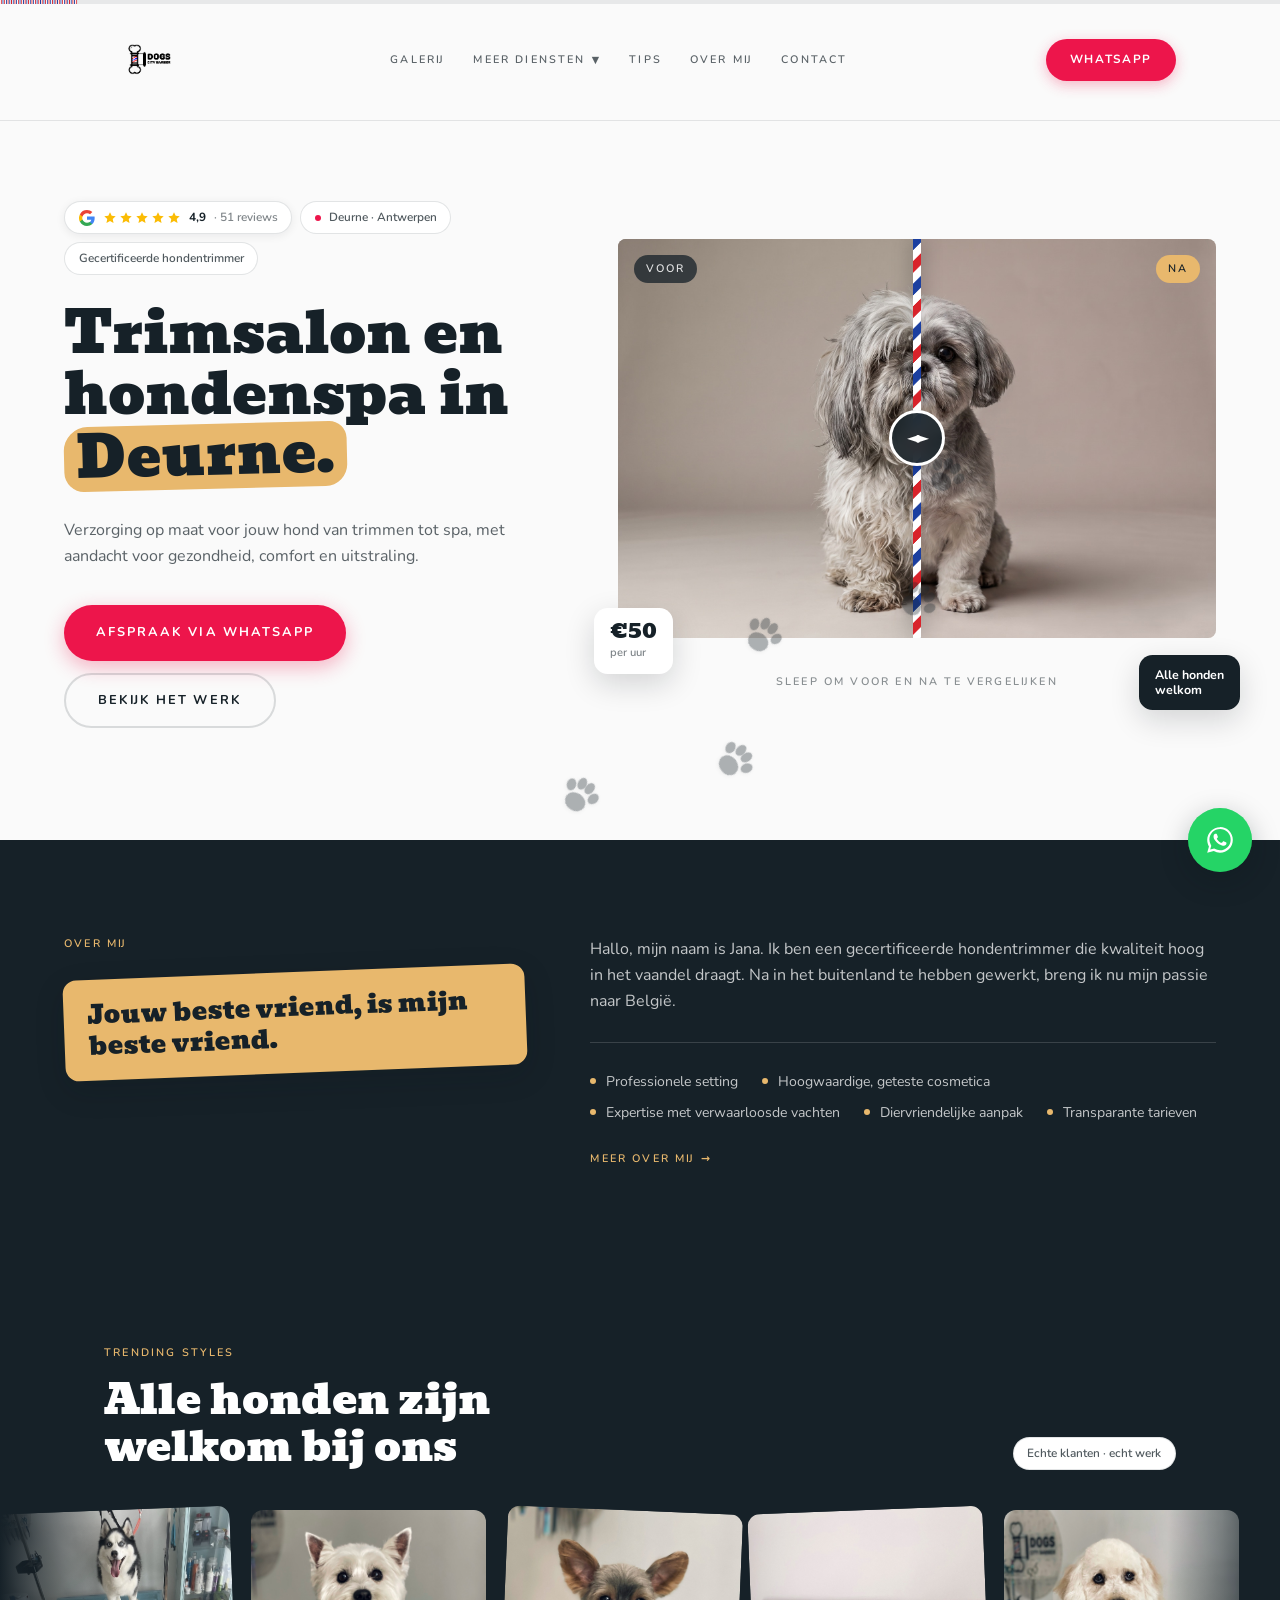
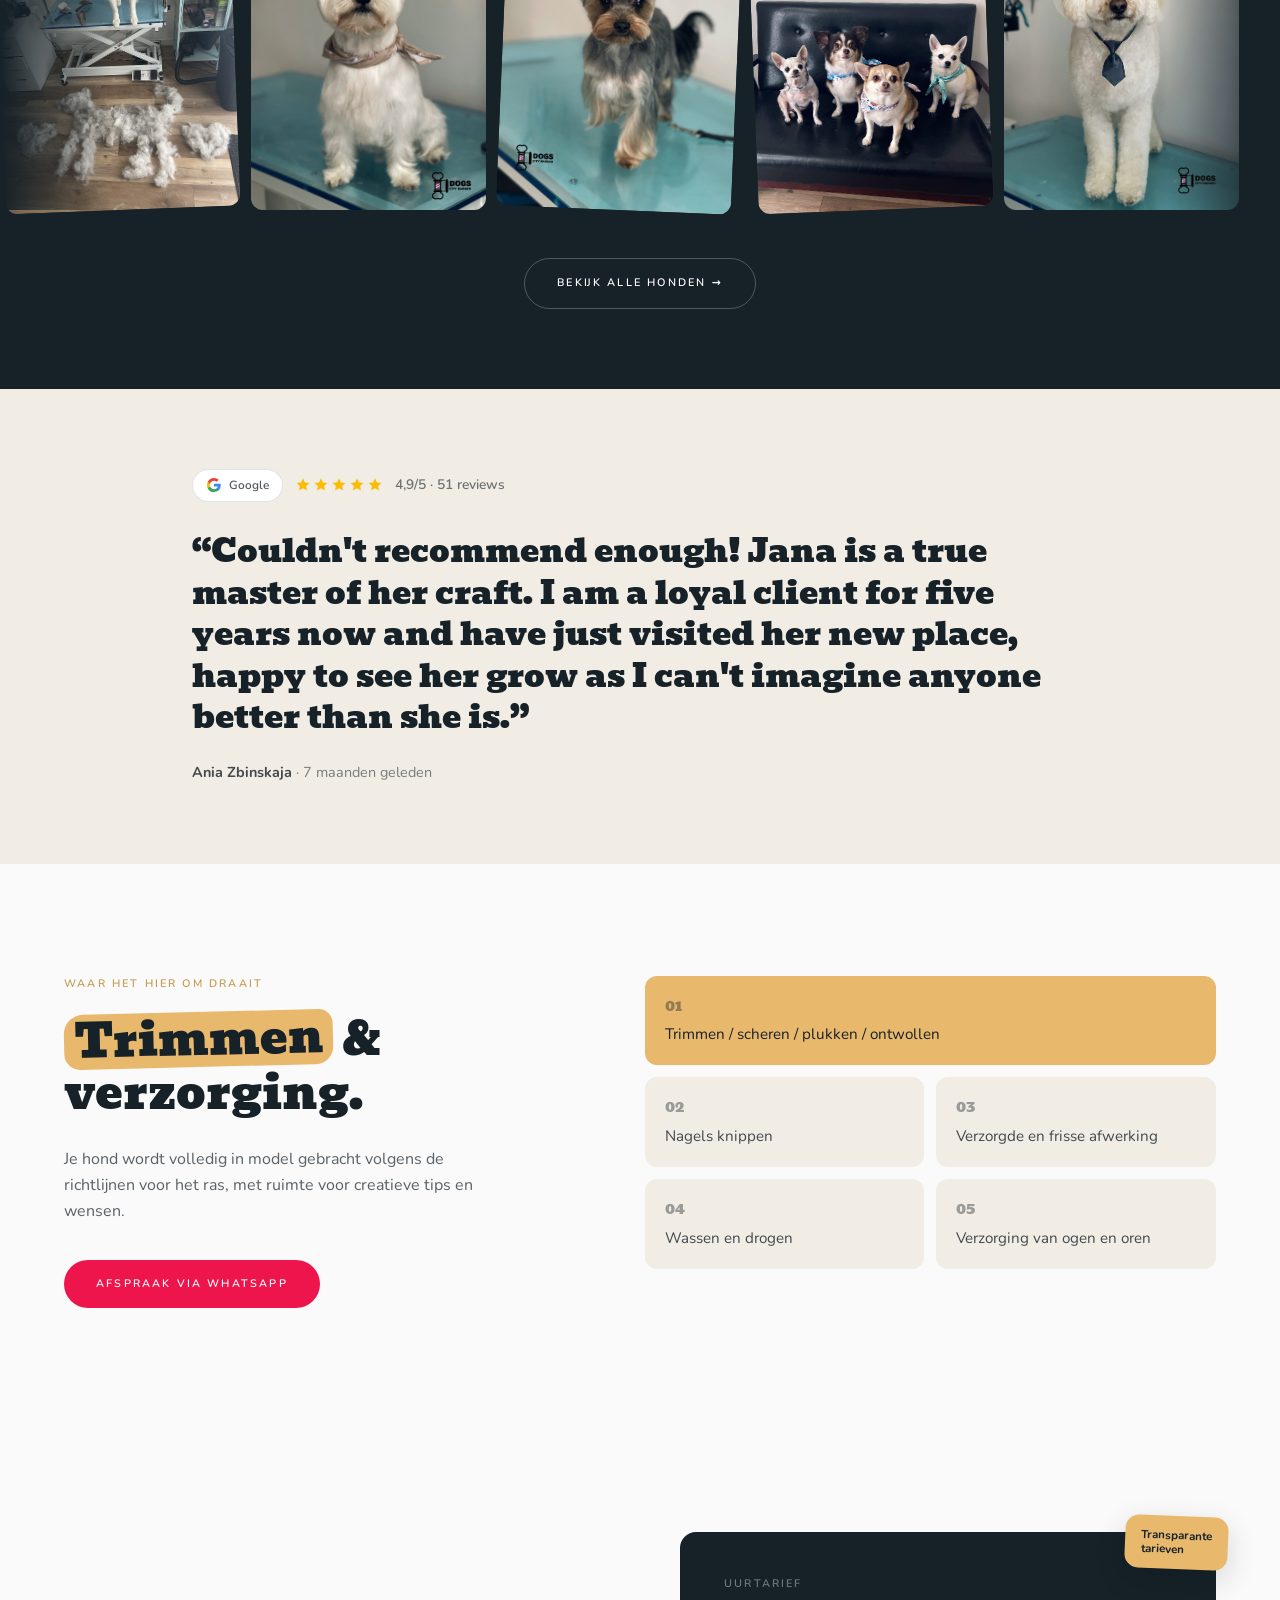
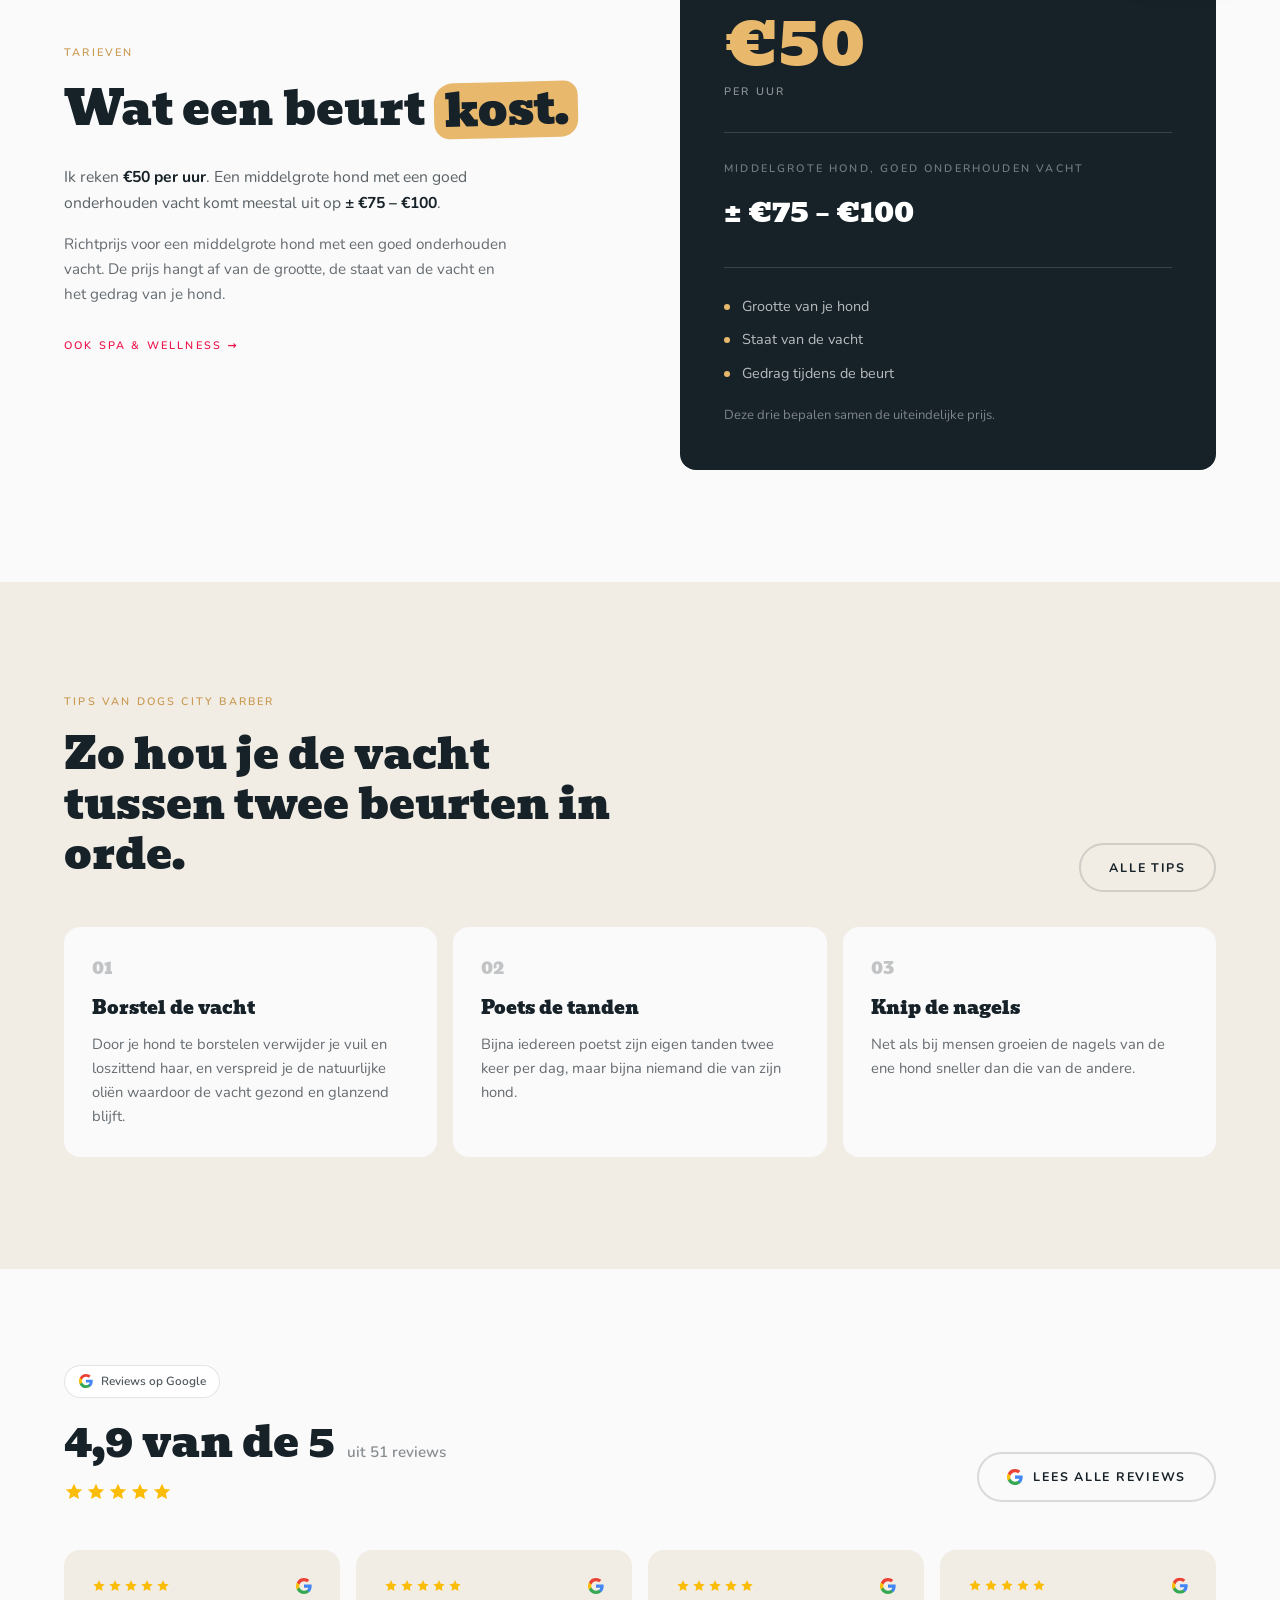
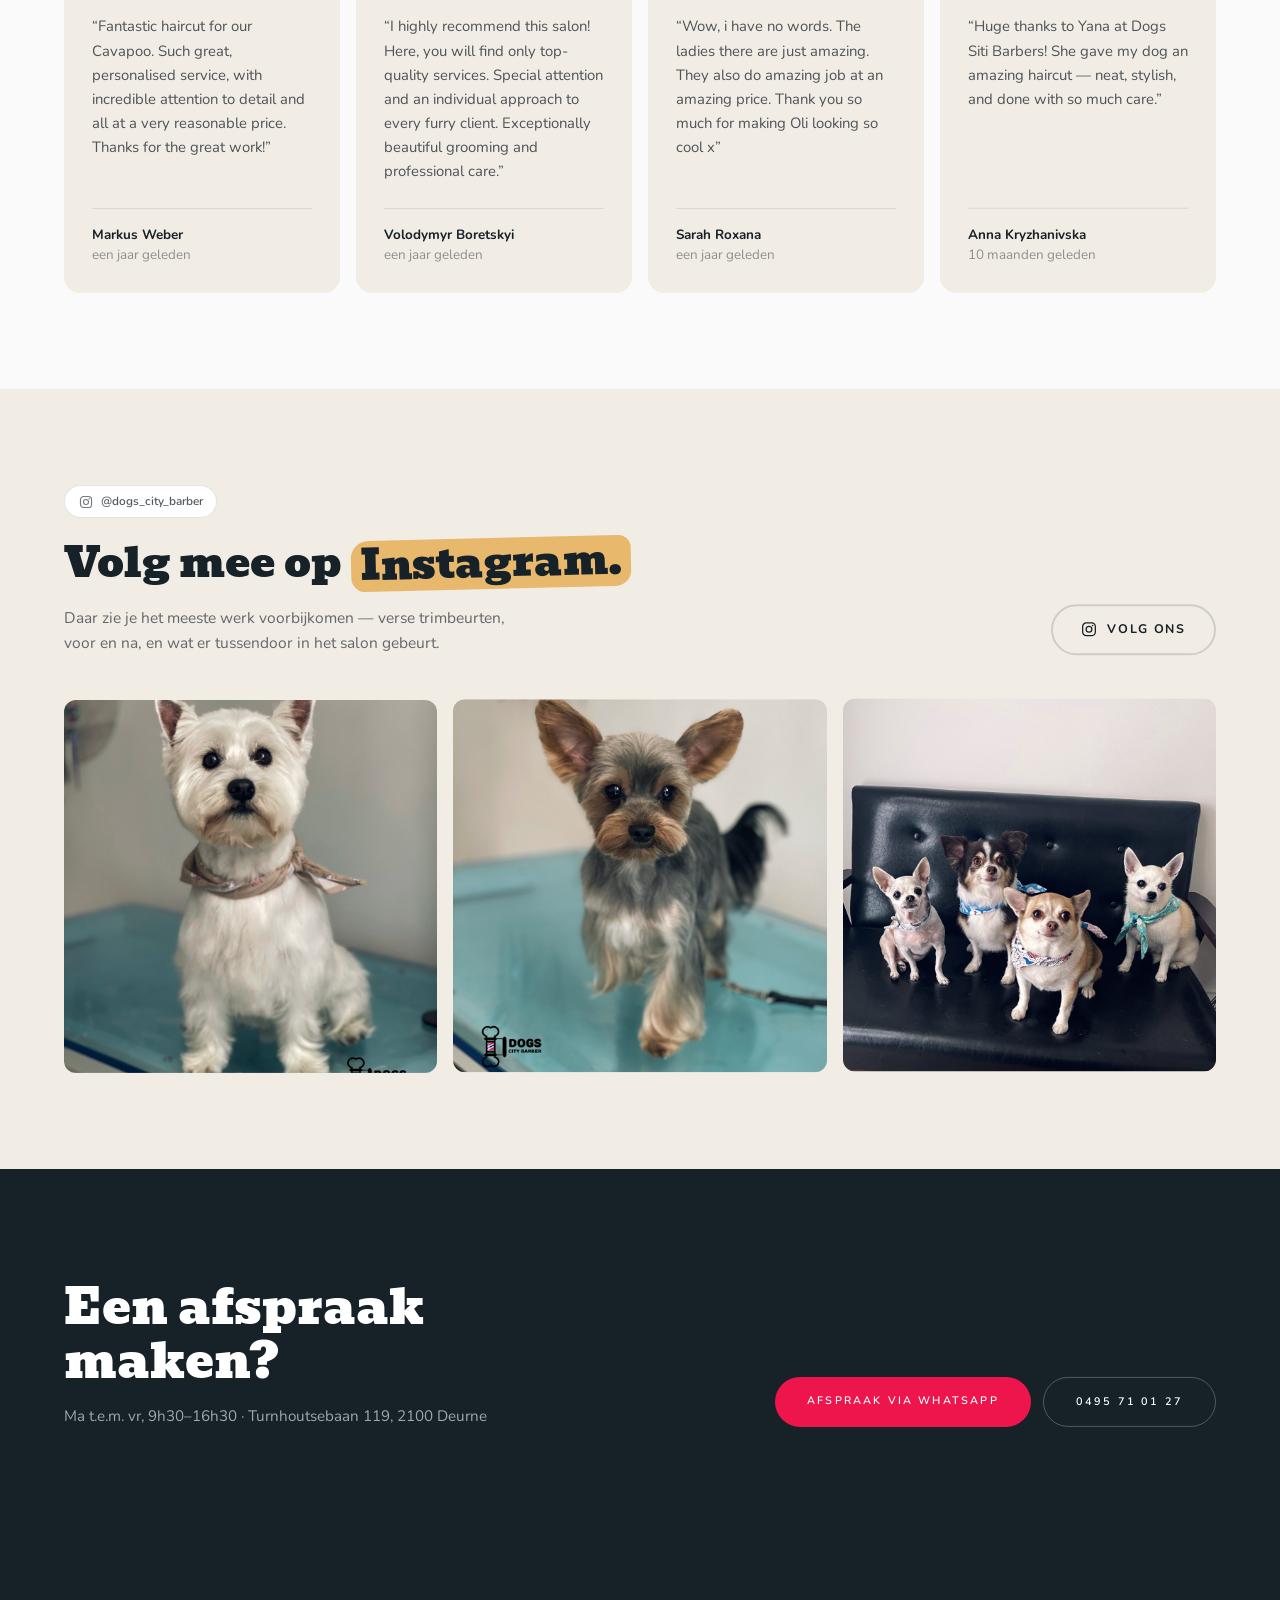
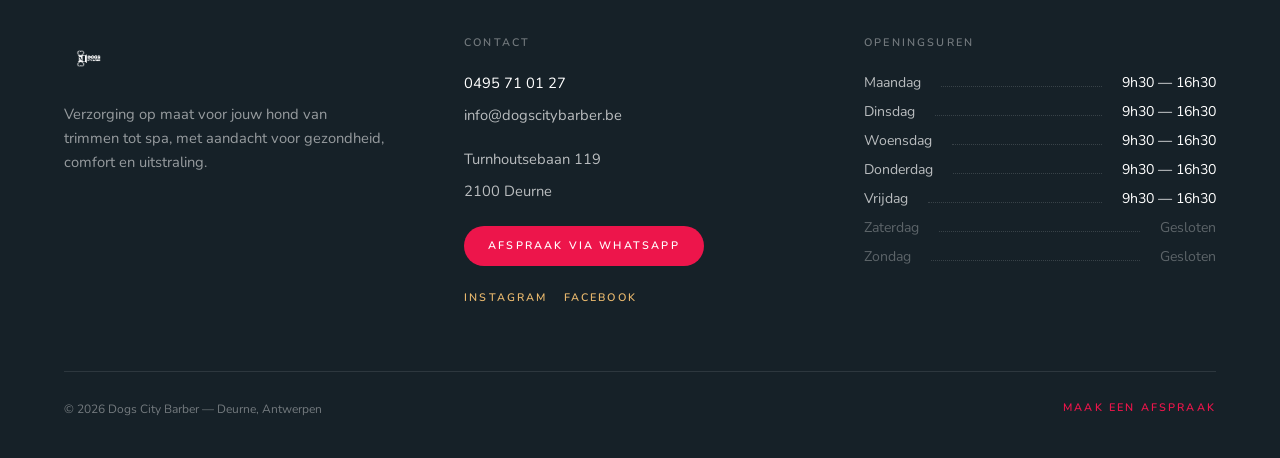
<file: dogscitybarber/index.html>
<!doctype html>
<html lang="nl-BE">
  <head>
    <meta charset="UTF-8" />
    <meta name="viewport" content="width=device-width, initial-scale=1.0" />
    <title>Dogs City Barber — Hondentrimsalon in Deurne, Antwerpen</title>
    <meta
      name="description"
      content="Professionele hondenverzorging, spa en trimsalon in Deurne. Verzorging op maat voor jouw hond, van trimmen tot spa. Turnhoutsebaan 119, 2100 Deurne."
    />
    <meta name="theme-color" content="#162128" />
    <link rel="icon" type="image/png" href="./img/logo.png" />
    <link rel="preconnect" href="https://fonts.googleapis.com" />
    <link rel="preconnect" href="https://fonts.gstatic.com" crossorigin />
    <script type="module" crossorigin src="/dogscitybarber/assets/index-cQ3mLOwF.js"></script>
    <link rel="stylesheet" crossorigin href="/dogscitybarber/assets/index-O1fI6_70.css">
  </head>
  <body>
    <div id="root"></div>
  </body>
</html>
</file>
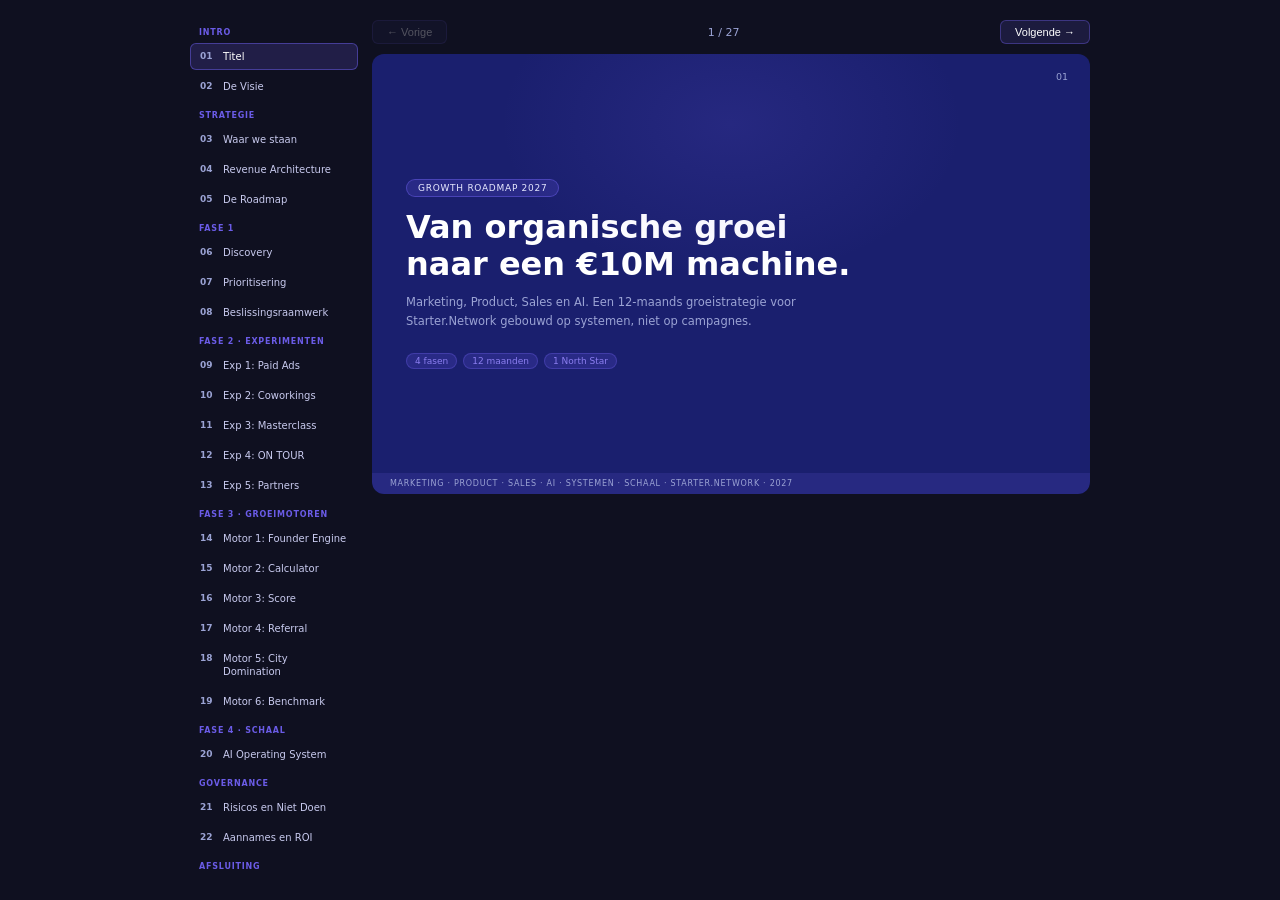
<file: starter-network/index.html>
<!DOCTYPE html>
<html lang="nl">
<head>
  <meta charset="UTF-8">
  <meta name="viewport" content="width=device-width, initial-scale=1.0">
  <title>Starter.Network Growth Roadmap 2027 — Dean Leite</title>
  <style>
*{box-sizing:border-box;margin:0;padding:0}
body{background:#0f1020;font-family:system-ui,sans-serif;min-height:100vh;display:flex;align-items:flex-start;justify-content:center;padding:20px}
.wrap{display:grid;grid-template-columns:168px 1fr;gap:14px;align-items:start;width:100%;max-width:900px}
.sidebar{position:sticky;top:20px;max-height:95vh;overflow-y:auto}
.sidebar::-webkit-scrollbar{width:3px}
.sidebar::-webkit-scrollbar-thumb{background:rgba(107,92,231,0.3);border-radius:2px}
.tlist{display:flex;flex-direction:column;gap:3px}
.th{padding:6px 9px;border-radius:6px;cursor:pointer;border:0.5px solid transparent;transition:all 0.13s;display:flex;align-items:flex-start;gap:7px}
.th:hover{background:rgba(107,92,231,0.1);border-color:rgba(107,92,231,0.25)}
.th.active{background:rgba(107,92,231,0.2);border-color:rgba(107,92,231,0.5)}
.thn{font-size:9px;color:#9BA3D4;min-width:16px;font-weight:600;padding-top:1px;flex-shrink:0}
.thl{font-size:10px;color:#C8CAEE;line-height:1.3}
.th.active .thl{color:#fff}
.sec-label{font-size:8px;color:#6B5CE7;letter-spacing:0.1em;text-transform:uppercase;padding:8px 9px 3px;font-weight:600}
.main{min-width:0}
.nav{display:flex;align-items:center;justify-content:space-between;margin-bottom:10px}
.nbtn{background:rgba(107,92,231,0.15);border:0.5px solid rgba(107,92,231,0.4);color:#fff;border-radius:6px;padding:5px 14px;font-size:11px;cursor:pointer;transition:background 0.13s}
.nbtn:hover{background:rgba(107,92,231,0.3)}
.nbtn:disabled{opacity:0.28;cursor:default}
.nctr{font-size:11px;color:#9BA3D4}
.slide{display:none;min-height:440px;background:#1A1F6E;border-radius:12px;padding:30px 34px;position:relative;overflow:hidden;flex-direction:column}
.slide.active{display:flex}
.glow{position:absolute;top:-90px;left:50%;transform:translateX(-50%);width:480px;height:320px;background:radial-gradient(ellipse,rgba(107,92,231,0.15) 0%,transparent 68%);pointer-events:none}
.sn{position:absolute;top:17px;right:22px;font-size:9.5px;color:#9BA3D4}
.chip{display:inline-flex;background:rgba(107,92,231,0.2);border:0.5px solid rgba(107,92,231,0.5);border-radius:20px;padding:3px 11px;font-size:9px;color:#E8EAFF;letter-spacing:0.08em;text-transform:uppercase;margin-bottom:12px;width:fit-content}
.h1{font-size:32px;font-weight:600;color:#fff;line-height:1.15;margin-bottom:10px}
.h2{font-size:20px;font-weight:600;color:#fff;line-height:1.2;margin-bottom:7px}
.sub{font-size:11.5px;color:#9BA3D4;line-height:1.65;margin-bottom:14px}
.lbl{font-size:8.5px;color:#F5C842;letter-spacing:0.12em;text-transform:uppercase;font-weight:600;margin-bottom:5px}
.g2{display:grid;grid-template-columns:repeat(2,1fr);gap:10px}
.g3{display:grid;grid-template-columns:repeat(3,1fr);gap:9px}
.g4{display:grid;grid-template-columns:repeat(4,1fr);gap:8px}
.g22{display:grid;grid-template-columns:repeat(2,1fr);gap:9px;flex:1}
.g3f{display:grid;grid-template-columns:repeat(3,1fr);gap:9px;flex:1}
.c{background:rgba(43,49,144,0.6);border:0.5px solid rgba(107,92,231,0.28);border-radius:9px;padding:13px}
.chi{border-color:rgba(107,92,231,0.65)}
.ct{font-size:11px;font-weight:600;color:#fff;margin-bottom:4px}
.cb{font-size:10px;color:#9BA3D4;line-height:1.55}
.cnum{font-size:34px;font-weight:700;color:#6B5CE7;line-height:1;margin-bottom:5px}
.cper{font-size:9px;color:#F5C842;font-weight:600;margin-bottom:4px}
.pill{display:inline-flex;background:rgba(107,92,231,0.2);border:0.5px solid rgba(107,92,231,0.35);border-radius:12px;padding:2px 8px;font-size:9px;color:#8B7EF0}
.pr{display:flex;gap:6px;flex-wrap:wrap}
.bitem{font-size:10px;color:#E8EAFF;padding:2.5px 0;line-height:1.55;display:flex;align-items:flex-start;gap:6px}
.bdot{width:3px;height:3px;border-radius:50%;background:#6B5CE7;flex-shrink:0;margin-top:6px}
.ticker{position:absolute;bottom:0;left:0;right:0;background:rgba(107,92,231,0.16);padding:6px 18px;font-size:8px;color:#9BA3D4;letter-spacing:0.09em;text-transform:uppercase;border-radius:0 0 12px 12px}
.funnel{display:flex;gap:0}
.fs{flex:1;padding:11px;background:rgba(43,49,144,0.5);border:0.5px solid rgba(107,92,231,0.22)}
.fs:first-child{border-radius:8px 0 0 8px}.fs:last-child{border-radius:0 8px 8px 0}
.fsopp{border-color:rgba(107,92,231,0.6);background:rgba(107,92,231,0.12)}
.fl{font-size:8px;color:#F5C842;letter-spacing:0.1em;text-transform:uppercase;margin-bottom:6px;font-weight:600}
.fi{font-size:9.5px;color:#E8EAFF;padding:1.5px 0;line-height:1.4}
.rnode{background:rgba(43,49,144,0.7);border:0.5px solid rgba(107,92,231,0.4);border-radius:7px;padding:6px 12px;font-size:10px;color:#fff;font-weight:500;text-align:center}
.rnode.hi{background:rgba(107,92,231,0.28);border-color:rgba(107,92,231,0.7)}
.rarr{text-align:center;color:#6B5CE7;font-size:11px;line-height:1.5}
.ptable{width:100%;border-collapse:collapse;font-size:10px}
.ptable th{font-size:8px;color:#F5C842;letter-spacing:0.1em;text-transform:uppercase;padding:5px 9px;text-align:left;border-bottom:0.5px solid rgba(107,92,231,0.3)}
.ptable td{padding:6px 9px;color:#E8EAFF;border-bottom:0.5px solid rgba(107,92,231,0.12)}
.ptable tr:last-child td{border-bottom:none}
.badge{display:inline-flex;border-radius:5px;padding:1px 6px;font-size:8.5px;font-weight:600}
.bhi{background:rgba(76,175,80,0.15);color:#81C784;border:0.5px solid rgba(76,175,80,0.3)}
.bmed{background:rgba(255,193,7,0.12);color:#FFD54F;border:0.5px solid rgba(255,193,7,0.3)}
.blo{background:rgba(107,92,231,0.2);color:#8B7EF0;border:0.5px solid rgba(107,92,231,0.4)}
.bnever{background:rgba(244,67,54,0.1);color:#f88;border:0.5px solid rgba(244,67,54,0.3)}
.etag{display:inline-flex;background:rgba(107,92,231,0.2);border:0.5px solid rgba(107,92,231,0.4);border-radius:5px;padding:2px 7px;font-size:9px;color:#8B7EF0;margin-right:5px;margin-bottom:4px}
.etag-g{background:rgba(245,200,66,0.1);border-color:rgba(245,200,66,0.3);color:#F5C842}
.exp-top{display:grid;grid-template-columns:1fr 1fr;gap:9px;margin-bottom:9px}
.exp-bot{display:grid;grid-template-columns:repeat(4,1fr);gap:8px}
.eb{background:rgba(43,49,144,0.55);border:0.5px solid rgba(107,92,231,0.28);border-radius:8px;padding:10px}
.ebl{font-size:8px;color:#9BA3D4;letter-spacing:0.09em;text-transform:uppercase;margin-bottom:3px}
.ebv{font-size:10.5px;color:#E8EAFF;line-height:1.5}
.ebv-hi{color:#F5C842;font-weight:600}
.risk-row{background:rgba(43,49,144,0.5);border:0.5px solid rgba(107,92,231,0.28);border-radius:9px;padding:11px 14px;margin-bottom:7px}
.risk-title{font-size:11px;font-weight:600;color:#fff;margin-bottom:2px}
.risk-desc{font-size:10px;color:#9BA3D4;line-height:1.5;margin-bottom:4px}
.risk-mit{font-size:9px;color:#8B7EF0;background:rgba(107,92,231,0.1);border-radius:5px;padding:3px 8px;display:inline-block}
.wont-card{background:rgba(43,49,144,0.5);border:0.5px solid rgba(107,92,231,0.25);border-radius:9px;padding:11px;margin-bottom:7px}
.wont-x{color:#f88}
.wont-when{font-size:9px;color:#6B5CE7;margin-top:4px;font-style:italic}
.aititle{font-size:9px;font-weight:600;color:#F5C842;letter-spacing:0.09em;text-transform:uppercase;margin-bottom:8px}
.aiitem{font-size:10px;color:#E8EAFF;padding:2px 0;display:flex;align-items:center;gap:5px}
.adot{width:3px;height:3px;border-radius:50%;background:#6B5CE7;flex-shrink:0}
.df-step{flex:1;background:rgba(43,49,144,0.55);border:0.5px solid rgba(107,92,231,0.28);padding:11px 7px;text-align:center;display:flex;flex-direction:column;align-items:center;justify-content:center;gap:4px}
.df-step:first-child{border-radius:8px 0 0 8px}.df-step:last-child{border-radius:0 8px 8px 0}
.df-step.hi{background:rgba(107,92,231,0.18);border-color:rgba(107,92,231,0.5)}
.df-arr{color:#6B5CE7;font-size:13px;flex-shrink:0;align-self:center}
.wr{background:rgba(43,49,144,0.5);border:0.5px solid rgba(107,92,231,0.28);border-radius:9px;padding:11px 14px;margin-bottom:8px;display:flex;gap:11px;align-items:flex-start}
.wt{font-size:11px;font-weight:600;color:#fff;margin-bottom:2px}
.wd{font-size:10px;color:#9BA3D4;line-height:1.55}
.comp-row{display:flex;align-items:center;gap:10px;padding:5px 0;border-bottom:0.5px solid rgba(107,92,231,0.12)}
.comp-row:last-child{border-bottom:none}
.nsbar{background:rgba(107,92,231,0.14);border:0.5px solid rgba(107,92,231,0.4);border-radius:7px;padding:9px 13px;margin:7px 0 11px}
.outcome-item{display:flex;align-items:flex-start;gap:10px;padding:7px 0;border-bottom:0.5px solid rgba(107,92,231,0.15)}
.outcome-item:last-child{border-bottom:none}
.fin-table{width:100%;border-collapse:collapse;font-size:10px}
.fin-table th{font-size:8px;color:#F5C842;letter-spacing:0.1em;text-transform:uppercase;padding:5px 9px;text-align:left;border-bottom:0.5px solid rgba(107,92,231,0.3)}
.fin-table td{padding:7px 9px;color:#E8EAFF;border-bottom:0.5px solid rgba(107,92,231,0.12)}
.fin-table tr:last-child td{border-bottom:none}
.rsbanner{background:rgba(107,92,231,0.14);border:0.5px solid rgba(107,92,231,0.4);border-radius:7px;padding:9px 13px;margin-top:11px;font-size:10px;color:#E8EAFF;line-height:1.55}
.disclaimer{font-size:9px;color:#6B5CE7;font-style:italic;margin-top:10px}
.star{color:#F5C842}.green{color:#81C784}.red{color:#f88}
  </style>
</head>
<body>
<div class="wrap">
<div class="sidebar"><div class="tlist" id="tlist"></div></div>
<div class="main">
<div class="nav">
  <button class="nbtn" id="prev" onclick="go(-1)">← Vorige</button>
  <span class="nctr" id="ctr">1 / 27</span>
  <button class="nbtn" id="next" onclick="go(1)">Volgende →</button>
</div>

<div class="slide active" id="s1"><div class="glow"></div><span class="sn">01</span><div style="flex:1;display:flex;flex-direction:column;justify-content:center"><div class="chip">Growth Roadmap 2027</div><div class="h1">Van organische groei<br>naar een €10M machine.</div><div class="sub" style="max-width:440px">Marketing, Product, Sales en AI. Een 12-maands groeistrategie voor Starter.Network gebouwd op systemen, niet op campagnes.</div><div class="pr" style="margin-top:8px"><span class="pill">4 fasen</span><span class="pill">12 maanden</span><span class="pill">1 North Star</span></div></div><div class="ticker">Marketing · Product · Sales · AI · Systemen · Schaal · Starter.Network · 2027</div></div>

<div class="slide" id="s2"><div class="glow"></div><span class="sn">02</span><div class="chip">De Visie</div><div style="flex:1;display:flex;flex-direction:column;justify-content:center"><div style="font-size:11px;color:#9BA3D4;text-transform:uppercase;letter-spacing:0.1em;margin-bottom:14px">In 3 jaar is Starter.Network</div><div style="font-size:26px;font-weight:600;color:#fff;line-height:1.35;margin-bottom:20px;max-width:500px">De eerste plek waar elke Belgische ondernemer aan denkt wanneer ze hun bedrijf willen optimaliseren of laten groeien.</div><div class="c chi" style="max-width:540px"><div class="lbl" style="margin-bottom:10px">Wat dat concreet betekent</div><div class="bitem"><div class="bdot"></div><div><strong style="color:#fff">Aanwezig</strong> — van social media tot fysieke events door heel België, altijd dichtbij waar ondernemers zijn</div></div><div class="bitem" style="margin-top:4px"><div class="bdot"></div><div><strong style="color:#fff">Vertrouwd</strong> — 300 ondernemers geholpen, 5.0 Google rating, groei die komt via mond-aan-mond omdat het resultaat voor zichzelf spreekt</div></div><div class="bitem" style="margin-top:4px"><div class="bdot"></div><div><strong style="color:#fff">Evoluerend</strong> — steeds nieuwe experts, thema's en tools op basis van wat ondernemers vandaag nodig hebben</div></div></div></div></div>

<div class="slide" id="s3"><span class="sn">03</span><div class="chip">Waar we staan</div><div class="h2">Starter.Network heeft een sterk fundament.<br>Nu bouwen we de motor.</div><div style="display:grid;grid-template-columns:1fr 1fr;gap:10px;flex:1"><div class="c"><div class="lbl">Wat al werkt</div><div style="display:flex;flex-direction:column;gap:5px;margin-top:7px"><div class="bitem"><div class="bdot"></div><div><strong style="color:#fff">Community netwerk-effecten</strong> die groeien naarmate elk lid anderen aantrekt</div></div><div class="bitem"><div class="bdot"></div><div><strong style="color:#fff">Founder vertrouwen opgebouwd over jaren</strong> dat concurrenten niet kunnen kopen</div></div><div class="bitem"><div class="bdot"></div><div><strong style="color:#fff">Fysieke relaties via events</strong> die online-only spelers nooit kunnen repliceren</div></div><div class="bitem"><div class="bdot"></div><div><strong style="color:#fff">Expert netwerk</strong> dat elders niet bereikbaar is voor deze doelgroep</div></div><div class="bitem"><div class="bdot"></div><div><strong style="color:#fff">Bewezen resultaten</strong> — 5.0 Google rating, 300 ondernemers geholpen</div></div></div></div><div style="display:flex;flex-direction:column;gap:9px"><div class="c chi" style="flex:1"><div class="lbl" style="color:#8B7EF0">De opportuniteit</div><div class="cb" style="margin-top:6px;margin-bottom:10px">Starter.Network heeft al een vertrouwenspijplijn die de meeste bedrijven jarenlang proberen te bouwen. De vraag is hoe we alle pijlers samen laten compoundt: aandacht, vertrouwen, community en sales versterken elkaar.</div><div class="funnel"><div class="fs"><div class="fl">Aandacht</div><div class="fi">Organic · ON TOUR</div><div class="fi">Community</div></div><div class="fs fsopp"><div class="fl" style="color:#8B7EF0">Opportuniteit</div><div class="fi">Nurture · Calculator</div><div class="fi">Referral systeem</div></div><div class="fs"><div class="fl">Conversie</div><div class="fi">Intake · Proof</div></div><div class="fs"><div class="fl">Retentie</div><div class="fi">Community · Events</div></div></div></div><div class="c"><div class="lbl">Head of Growth aanpak</div><div style="display:grid;grid-template-columns:1fr 1fr;gap:4px;margin-top:5px"><div class="cb" style="color:#E8EAFF">✓ Systemen, geen campagnes</div><div class="cb" style="color:#E8EAFF">✓ Alle pijlers samen</div><div class="cb" style="color:#E8EAFF">✓ AI-first uitvoering</div><div class="cb" style="color:#E8EAFF">✓ Snel testen, snel stoppen</div></div></div></div></div></div>

<div class="slide" id="s4"><span class="sn">04</span><div class="chip">Revenue Architecture</div><div class="h2">Waar compoundt het? Waar kunnen we meer halen?</div><div style="display:grid;grid-template-columns:180px 1fr;gap:14px;flex:1"><div style="display:flex;flex-direction:column;gap:0;justify-content:center"><div class="rnode">Bewustzijn</div><div class="rarr">↓</div><div class="rnode">Lead</div><div class="rarr">↓</div><div class="rnode hi">Intake call</div><div class="rarr">↓</div><div class="rnode hi">Klant</div><div class="rarr">↓</div><div class="rnode hi">Retentie</div><div class="rarr">↓</div><div class="rnode hi">Expansie</div><div class="rarr">↓</div><div class="rnode">Referral</div><div class="rarr">↓</div><div class="rnode" style="border-color:#F5C842;color:#F5C842">Ambassador</div></div><div style="display:flex;flex-direction:column;gap:9px"><div class="c"><div class="lbl">Waar we meer opportuniteit kunnen vinden</div><div style="display:flex;flex-direction:column;gap:5px;margin-top:6px"><div class="bitem"><div class="bdot"></div><div>Lead naar intake: gestructureerde nurture kan conversie significant verhogen</div></div><div class="bitem"><div class="bdot"></div><div>Klant naar referral: een referral systeem maakt van tevreden leden de beste acquisitie motor</div></div><div class="bitem"><div class="bdot"></div><div>Retentie en expansie: wat komt na de Blueprint? LTV heeft nog veel ruimte</div></div></div></div><div class="c chi"><div class="lbl">De flywheel logica</div><div style="display:flex;flex-direction:column;gap:4px;margin-top:6px"><div class="bitem"><div class="bdot"></div><div>Sterk product leidt tot klantsucces en voor en na verhalen</div></div><div class="bitem"><div class="bdot"></div><div>Verhalen worden content die de juiste mensen aantrekt</div></div><div class="bitem"><div class="bdot"></div><div>Bewezen content schalen we via paid voor meer bereik</div></div><div class="bitem"><div class="bdot"></div><div>Warme leads converteren sneller en goedkoper</div></div><div class="bitem"><div class="bdot" style="background:#F5C842"></div><div style="color:#F5C842">Groeiende community trekt betere experts aan. De cyclus herhaalt.</div></div></div></div><div class="disclaimer">Dit zijn hypotheses op basis van extern zichtbare signalen. Week 1 bevestigt of weerlegt ze.</div></div></div></div>

<div class="slide" id="s5"><span class="sn">05</span><div class="chip">De Roadmap</div><div class="h1">12 maanden. 4 fasen. 1 doel.</div><div class="sub">We schalen nooit vóór we valideren. Elke fase bouwt voort op de vorige.</div><div class="g4" style="flex:1"><div class="c"><div class="cnum">01</div><div class="cper">0 tot 30 dagen</div><div class="ct">Discovery en Foundations</div><div class="cb">Eerst luisteren, dan bouwen. Data, ICP en het product van binnen kennen.</div></div><div class="c"><div class="cnum">02</div><div class="cper">30 tot 90 dagen</div><div class="ct">Valideer Kanalen</div><div class="cb">Experimenten met hypothesen, budgetranges en duidelijke kill-regels.</div></div><div class="c chi"><div class="cnum">03</div><div class="cper">3 tot 6 maanden</div><div class="ct">Bouw Groeimotoren</div><div class="cb">Founder Engine, Tax Calculator, City Domination, Community Referral.</div></div><div class="c"><div class="cnum">04</div><div class="cper">6 tot 12 maanden</div><div class="ct">Schaal en Domineer</div><div class="cb">AI Operating System. Full funnel geautomatiseerd. Roadshow door België.</div></div></div></div>

<div class="slide" id="s6"><span class="sn">06</span><div class="chip">Fase 1 · 0 tot 30 dagen</div><div class="h2">Eerst begrijpen. Dan pas bouwen.</div><div class="sub">De beste marketingbeslissingen beginnen niet met een campagne. Ze beginnen met de juiste vragen stellen aan bestaande data en het product van binnen kennen.</div><div class="g3f"><div class="c"><div class="lbl">Wat zeggen de cijfers al?</div><div style="display:flex;flex-direction:column;gap:4px;margin-top:7px"><div class="cb">Wat is de gemiddelde orderwaarde en marge?</div><div class="cb">Hoeveel intake gesprekken worden klant?</div><div class="cb">Hoe lang duurt het van eerste contact tot aankoop?</div><div class="cb">Zijn er seizoenspatronen in de vraag?</div><div class="cb">Wat zijn de upsell mogelijkheden na de Blueprint?</div><div class="cb">Hoe ziet de pipeline er vandaag uit?</div></div></div><div class="c"><div class="lbl">Wat werkt al in content?</div><div style="display:flex;flex-direction:column;gap:4px;margin-top:7px"><div class="cb">Welke posts leiden tot echte intake gesprekken?</div><div class="cb">Waar haken mensen af — view, klik of formulier?</div><div class="cb">Welke 10 assets presteren het best op resultaat?</div><div class="cb">Waar zit de doelgroep: Instagram, TikTok of LinkedIn?</div><div class="cb">UTM-tracking opzetten zodat alles meetbaar wordt</div><div class="cb">Retargeting pixel installeren op dag 1</div></div></div><div class="c"><div class="lbl">Kennen we het product echt?</div><div style="display:flex;flex-direction:column;gap:4px;margin-top:7px"><div class="cb">Wie is de ideale klant en wat drijft hem?</div><div class="cb">Wat is het trigger moment dat iemand doet beslissen?</div><div class="cb">Volledige doorloop van alle 8 Blueprint sessies</div><div class="cb">Wat zijn de top 3 bezwaren op intake gesprekken?</div><div class="cb">Hoe actief en gezond is de Skool community?</div><div class="cb">Kunnen expert partners ook leads doorsturen?</div></div></div></div></div>

<div class="slide" id="s7"><span class="sn">07</span><div class="chip">Prioritisering</div><div class="h2">Waarom deze initiatieven en niet de andere?</div><div class="sub" style="margin-bottom:8px">Elk idee wordt gescoord op impact en inspanning. Zo vermijden we energie verspillen op de verkeerde bets.</div><div style="display:grid;grid-template-columns:1fr 1fr;gap:10px;flex:1"><table class="ptable" style="align-self:start"><tr><th>Initiatief</th><th>Impact</th><th>Inspanning</th><th>Prioriteit</th></tr><tr><td>Paid ads op organic</td><td><span class="badge bhi">Hoog</span></td><td><span class="badge bhi">Laag</span></td><td><span class="badge bhi">Nu</span></td></tr><tr><td>Community referral</td><td><span class="badge bhi">Zeer hoog</span></td><td><span class="badge bmed">Medium</span></td><td><span class="badge bhi">Nu</span></td></tr><tr><td>Tax Calculator</td><td><span class="badge bhi">Hoog</span></td><td><span class="badge bmed">Medium</span></td><td><span class="badge bhi">Nu</span></td></tr><tr><td>Founder Engine</td><td><span class="badge bhi">Hoog</span></td><td><span class="badge bmed">Medium</span></td><td><span class="badge bhi">Nu</span></td></tr><tr><td>Partner engine</td><td><span class="badge bhi">Hoog</span></td><td><span class="badge bmed">Medium</span></td><td><span class="badge bmed">Fase 2</span></td></tr><tr><td>Tax Masterclass</td><td><span class="badge bmed">Medium</span></td><td><span class="badge blo">Hoog</span></td><td><span class="badge bmed">Fase 2</span></td></tr><tr><td>Netflix experiment</td><td><span class="badge bhi">Zeer hoog</span></td><td><span class="badge blo">Hoog</span></td><td><span class="badge blo">Fase 3</span></td></tr><tr><td>TV campagne</td><td><span class="badge bmed">Medium</span></td><td><span class="badge bnever">Zeer hoog</span></td><td><span class="badge bnever">Nooit</span></td></tr></table><div style="display:flex;flex-direction:column;gap:8px"><div class="c"><div class="lbl" style="color:#81C784">Grootste bets nu</div><div style="display:flex;flex-direction:column;gap:3px;margin-top:5px"><div class="cb">Paid ads op bewezen organic content</div><div class="cb">Community referral engine</div><div class="cb">Founder Amplification Engine</div><div class="cb">Tax Shock Calculator</div></div></div><div class="c"><div class="lbl" style="color:#FFD54F">Medium bets fase 2</div><div style="display:flex;flex-direction:column;gap:3px;margin-top:5px"><div class="cb">Tax Masterclass als live event</div><div class="cb">Geo-targeting rond coworking hubs</div><div class="cb">Partner revenue engine</div></div></div><div class="c"><div class="lbl" style="color:#8B7EF0">Moonshots fase 3</div><div style="display:flex;flex-direction:column;gap:3px;margin-top:5px"><div class="cb">Netflix belasting experiment</div><div class="cb">Founder Roast</div><div class="cb">Hidden Money Week</div></div></div></div></div></div>

<div class="slide" id="s8"><span class="sn">08</span><div class="chip">Beslissingsraamwerk</div><div class="h2">Elk experiment. Elk keer. Hetzelfde raamwerk.</div><div class="sub">Niet laten we iets testen. Maar een proces dat leren omzet in betere beslissingen.</div><div style="display:flex;align-items:stretch;gap:3px;flex:1"><div class="df-step hi"><div style="font-size:18px">💡</div><div style="font-size:10px;font-weight:600;color:#fff">Hypothese</div><div style="font-size:9px;color:#9BA3D4;line-height:1.4">Wat geloven we dat waar is?</div></div><div class="df-arr">›</div><div class="df-step"><div style="font-size:18px">💶</div><div style="font-size:10px;font-weight:600;color:#fff">Budget</div><div style="font-size:9px;color:#9BA3D4;line-height:1.4">Minimaal om te valideren</div></div><div class="df-arr">›</div><div class="df-step hi"><div style="font-size:18px">🎯</div><div style="font-size:10px;font-weight:600;color:#fff">Succes metric</div><div style="font-size:9px;color:#9BA3D4;line-height:1.4">Definitie van werken</div></div><div class="df-arr">›</div><div class="df-step"><div style="font-size:18px">🚫</div><div style="font-size:10px;font-weight:600;color:#fff">Kill metric</div><div style="font-size:9px;color:#9BA3D4;line-height:1.4">Wanneer stoppen we?</div></div><div class="df-arr">›</div><div class="df-step hi"><div style="font-size:18px">📊</div><div style="font-size:10px;font-weight:600;color:#fff">Beslissing</div><div style="font-size:9px;color:#9BA3D4;line-height:1.4">Schalen, itereren of stoppen</div></div><div class="df-arr">›</div><div class="df-step"><div style="font-size:18px">⚡</div><div style="font-size:10px;font-weight:600;color:#fff">Schalen</div><div style="font-size:9px;color:#9BA3D4;line-height:1.4">Budget verhogen</div></div><div class="df-arr">›</div><div class="df-step hi"><div style="font-size:18px">🤖</div><div style="font-size:10px;font-weight:600;color:#fff">Automatiseren</div><div style="font-size:9px;color:#9BA3D4;line-height:1.4">Winnaar aan systeem</div></div><div class="df-arr">›</div><div class="df-step"><div style="font-size:18px">🔄</div><div style="font-size:10px;font-weight:600;color:#fff">Herhalen</div><div style="font-size:9px;color:#9BA3D4;line-height:1.4">Volgend experiment</div></div></div></div>

<div class="slide" id="s9"><span class="sn">09</span><div class="chip">Experiment 1 van 5 · Fase 2</div><div class="h2">Paid amplificatie van bewezen organisch goud</div><div style="margin-bottom:9px"><span class="etag etag-g">€500 tot €1.500</span><span class="etag">3 tot 4 weken</span><span class="etag">Meta: Instagram en Facebook</span></div><div class="exp-top"><div class="eb"><div class="ebl">Hypothese</div><div class="ebv" style="margin-top:4px">Starter.Network heeft al organische content die mensen tot actie aanzet. Die content bevat de winnende boodschap. In plaats van nieuwe creative te maken, versterken we wat al werkt via betaald bereik. Goedkoper, sneller en met minder risico.</div></div><div class="eb"><div class="ebl">Aanpak</div><div style="display:flex;flex-direction:column;gap:4px;margin-top:4px"><div class="bitem"><div class="bdot"></div><div>Top 5 organische posts selecteren op basis van saves, shares en berichten</div></div><div class="bitem"><div class="bdot"></div><div>3 invalshoeken testen: pijn, kans en bewijs via testimonials</div></div><div class="bitem"><div class="bdot"></div><div>Remarketing lijst opbouwen van iedereen die de video bekijkt</div></div><div class="bitem"><div class="bdot"></div><div>Pas aanpassen als we genoeg data hebben voor echte conclusies</div></div></div></div></div><div class="exp-bot"><div class="eb"><div class="ebl">Budget</div><div class="ebv ebv-hi">€500 tot €1.500</div></div><div class="eb"><div class="ebl">Succes</div><div class="ebv">Kostprijs per lead onder €25<br>Meer dan 1 op 5 boekt intake</div></div><div class="eb"><div class="ebl">Kill</div><div class="ebv" style="color:#f88">Kostprijs boven €40<br>Minder dan 10 intakes</div></div><div class="eb"><div class="ebl">Beslissing</div><div class="ebv" style="color:#8B7EF0">Schalen, itereren of stoppen en pivot</div></div></div></div>

<div class="slide" id="s10"><span class="sn">10</span><div class="chip">Experiment 2 van 5 · Fase 2</div><div class="h2">Hyper-lokale ads rond coworking hubs</div><div style="margin-bottom:9px"><span class="etag etag-g">€800 tot €2.000</span><span class="etag">4 weken</span><span class="etag">4 tot 5 Belgische steden</span></div><div class="exp-top"><div class="eb"><div class="ebl">Hypothese</div><div class="ebv" style="margin-top:4px">Mensen die in een coworking werken zijn per definitie zelfstandig met een vennootschap. Ze zitten fysiek geclusterd. Ads in een straal van 1 tot 2 km rond Fosbury & Sons, Silversquare, Spaces en Buroform bereiken een extreem goed gekwalificeerde doelgroep tegen lage kost.</div></div><div class="eb"><div class="ebl">Aanpak</div><div style="display:flex;flex-direction:column;gap:4px;margin-top:4px"><div class="bitem"><div class="bdot"></div><div>Radius-ads rond Fosbury & Sons, Silversquare, Spaces, Buroform en andere grote coworkings</div></div><div class="bitem"><div class="bdot"></div><div>LinkedIn ads op job title: freelancer, consultant, zaakvoerder van eigen vennootschap</div></div><div class="bitem"><div class="bdot"></div><div>Stad-specifieke copy die lokaal aanvoelt en de situatie herkent</div></div><div class="bitem"><div class="bdot"></div><div>Output: demand map per stad die bepaalt waar ON TOUR naartoe gaat</div></div></div></div></div><div class="exp-bot"><div class="eb"><div class="ebl">Budget</div><div class="ebv ebv-hi">€800 tot €2.000</div></div><div class="eb"><div class="ebl">Succes</div><div class="ebv">Kostprijs per lead onder €30<br>Vraag map per stad beschikbaar</div></div><div class="eb"><div class="ebl">Kill</div><div class="ebv" style="color:#f88">Minder dan 10 leads per stad na 4 weken</div></div><div class="eb"><div class="ebl">Beslissing</div><div class="ebv" style="color:#8B7EF0">Winnende steden schalen, rest stoppen</div></div></div></div>

<div class="slide" id="s11"><span class="sn">11</span><div class="chip">Experiment 3 van 5 · Fase 2</div><div class="h2">Tax Masterclass — geen webinar, een event</div><div style="margin-bottom:9px"><span class="etag etag-g">€300 tot €700 ads</span><span class="etag">Maandelijks</span><span class="etag">Target: 100 inschrijvingen</span></div><div class="exp-top"><div class="eb"><div class="ebl">Hypothese</div><div class="ebv" style="margin-top:4px">Gratis webinars worden massaal genegeerd. Maar een live event met een echte naam, een expert die een echte situatie analyseert en actieve deelname, voelt anders. Dat trekt mensen aan die echt willen leren — en die mensen worden betere klanten.</div></div><div class="eb"><div class="ebl">Aanpak</div><div style="display:flex;flex-direction:column;gap:4px;margin-top:4px"><div class="bitem"><div class="bdot"></div><div>Naam: "De Belasting Masterclass: wat je accountant je nooit vertelde"</div></div><div class="bitem"><div class="bdot"></div><div>Live fiscale analyse van een echte vennootschap, geanonimiseerd</div></div><div class="bitem"><div class="bdot"></div><div>Live polls en directe antwoorden van een fiscalist</div></div><div class="bitem"><div class="bdot"></div><div>Aanwezigen en afwezigen krijgen aparte opvolgmail</div></div></div></div></div><div class="exp-bot"><div class="eb"><div class="ebl">Budget</div><div class="ebv ebv-hi">€300 tot €700</div></div><div class="eb"><div class="ebl">Succes</div><div class="ebv">Meer dan helft aanwezig<br>15% boekt intake na event</div></div><div class="eb"><div class="ebl">Kill</div><div class="ebv" style="color:#f88">Minder dan 40% aanwezig<br>Minder dan 5% intake</div></div><div class="eb"><div class="ebl">Beslissing</div><div class="ebv" style="color:#8B7EF0">Maandelijkse cadans of format herzien</div></div></div></div>

<div class="slide" id="s12"><span class="sn">12</span><div class="chip">Experiment 4 van 5 · Fase 2</div><div class="h2">ON TOUR als conversiemotor en contentmachine</div><div style="margin-bottom:9px"><span class="etag etag-g">€150 tot €350 per stop</span><span class="etag">10 stops gepland</span><span class="etag">Target: 20% naar intake</span></div><div class="exp-top"><div class="eb"><div class="ebl">Hypothese</div><div class="ebv" style="margin-top:4px">ON TOUR events vinden al plaats. De vraag is of we ze laten werken als acquisitie-asset, community builder en contentbron tegelijk. Eén avond goed geactiveerd levert maanden aan content, nieuwe communityleden én intakegesprekken op voor een fractie van betaalde acquisitie.</div></div><div class="eb"><div class="ebl">Aanpak</div><div style="display:flex;flex-direction:column;gap:4px;margin-top:4px"><div class="bitem"><div class="bdot"></div><div>Elke stop is ook een content shoot: reacties, testimonials, backstage en key moments</div></div><div class="bitem"><div class="bdot"></div><div>Lokale ads 2 tot 3 weken voor elke stop in de specifieke stad</div></div><div class="bitem"><div class="bdot"></div><div>Na elk event een FOMO-reel die nieuwsgierigheid wekt voor de volgende stop</div></div><div class="bitem"><div class="bdot"></div><div>Alle registranten gaan in een nurture sequentie richting Blueprint intake</div></div></div></div></div><div class="exp-bot"><div class="eb"><div class="ebl">Budget</div><div class="ebv ebv-hi">€150 tot €350 per stop</div></div><div class="eb"><div class="ebl">Succes</div><div class="ebv">70% capaciteit per stop<br>20% van aanwezigen boekt intake</div></div><div class="eb"><div class="ebl">Kill</div><div class="ebv" style="color:#f88">Minder dan 10% intake conversie na nurture</div></div><div class="eb"><div class="ebl">Beslissing</div><div class="ebv" style="color:#8B7EF0">Format versterken of nurture herzien</div></div></div></div>

<div class="slide" id="s13"><span class="sn">13</span><div class="chip">Experiment 5 van 5 · Fase 2</div><div class="h2">Partner Revenue Engine</div><div style="margin-bottom:9px"><span class="etag etag-g">Tijd en setup, geen media budget</span><span class="etag">Target: 5 actieve partners</span><span class="etag">Tool: Clay en LinkedIn</span></div><div class="exp-top"><div class="eb"><div class="ebl">Hypothese</div><div class="ebv" style="margin-top:4px">Belgische ondernemers met een vennootschap hebben al een accountant of coach die ze vertrouwen. Die adviseurs zien dagelijks hoe klanten te veel belasting betalen maar kunnen het zelf niet oplossen. Als we hen een eenvoudige manier geven om door te verwijzen, worden zij ons goedkoopste acquisitiekanaal.</div></div><div class="eb"><div class="ebl">Aanpak</div><div style="display:flex;flex-direction:column;gap:4px;margin-top:4px"><div class="bitem"><div class="bdot"></div><div>Via Clay een lijst opbouwen van 50 tot 100 Belgische accountants en adviseurs</div></div><div class="bitem"><div class="bdot"></div><div>Persoonlijke outreach op LinkedIn: jij stuurt door, wij lossen het op</div></div><div class="bitem"><div class="bdot"></div><div>Vergoeding per ingeschreven lid of reciprocal model</div></div><div class="bitem"><div class="bdot"></div><div>Eenvoudig partner portaal gebouwd in Lovable voor tracking</div></div></div></div></div><div class="exp-bot"><div class="eb"><div class="ebl">Budget</div><div class="ebv ebv-hi">Tijd en setup</div></div><div class="eb"><div class="ebl">Succes</div><div class="ebv">5 actieve partners<br>10 nieuwe leads per maand</div></div><div class="eb"><div class="ebl">Kill</div><div class="ebv" style="color:#f88">0 leads na 60 dagen ondanks actieve partners</div></div><div class="eb"><div class="ebl">Beslissing</div><div class="ebv" style="color:#8B7EF0">Partners vervangen of model aanpassen</div></div></div></div>

<div class="slide" id="s14"><span class="sn">14</span><div class="chip">Groeimotor 1 van 6 · Fase 3</div><div class="h2">Founder Amplification Engine</div><div style="margin-bottom:9px"><span class="etag etag-g">Bestaande tijd hergebruiken</span><span class="etag">Doorlopend</span><span class="etag">Tools: AI en Replo</span></div><div class="exp-top"><div class="eb"><div class="ebl">Hypothese</div><div class="ebv" style="margin-top:4px">Thomas is het gezicht en de motor van Starter.Network. Maar elk stuk content wordt slechts één keer gebruikt. Als we één opname omzetten in 30 assets voor 30 kanalen en doelgroepen, werkt zijn tijd 30 keer harder zonder dat hij 30 keer meer hoeft te doen.</div></div><div class="eb"><div class="ebl">Aanpak</div><div style="display:flex;flex-direction:column;gap:4px;margin-top:4px"><div class="bitem"><div class="bdot"></div><div>1 podcast of lang interview wordt automatisch getranscribeerd en omgezet</div></div><div class="bitem"><div class="bdot"></div><div>AI genereert 12 korte video clips, 20 LinkedIn posts, newsletter en ads</div></div><div class="bitem"><div class="bdot"></div><div>Één keer opnemen, 30 touchpoints over 4 tot 6 weken gepubliceerd</div></div><div class="bitem"><div class="bdot"></div><div>Geleidelijk ook andere experts in de machine brengen</div></div></div></div></div><div class="exp-bot"><div class="eb"><div class="ebl">Investering</div><div class="ebv ebv-hi">Bestaande tijd</div></div><div class="eb"><div class="ebl">Succes</div><div class="ebv">30 assets per opname<br>Stijging in organisch bereik</div></div><div class="eb"><div class="ebl">Kill</div><div class="ebv" style="color:#f88">Geen stijging in bereik of leads na 60 dagen</div></div><div class="eb"><div class="ebl">Beslissing</div><div class="ebv" style="color:#8B7EF0">Formats aanpassen of extra kanalen toevoegen</div></div></div></div>

<div class="slide" id="s15"><span class="sn">15</span><div class="chip">Groeimotor 2 van 6 · Fase 3</div><div class="h2">Tax Shock Calculator</div><div style="margin-bottom:9px"><span class="etag etag-g">2 tot 3 daagse build in Lovable</span><span class="etag">Loopt daarna voor altijd</span><span class="etag">E-mail gate bij resultaat</span></div><div class="exp-top"><div class="eb"><div class="ebl">Hypothese</div><div class="ebv" style="margin-top:4px">De meeste Belgische ondernemers weten niet exact hoeveel belasting ze te veel betalen. Als we dat getal voor hen berekenen en concreet maken, creëren we het sterkste argument om met Starter.Network in gesprek te gaan. Een calculator doet dat 24 uur per dag, 7 dagen per week.</div></div><div class="eb"><div class="ebl">Aanpak</div><div style="display:flex;flex-direction:column;gap:4px;margin-top:4px"><div class="bitem"><div class="bdot"></div><div>Simpele tool: vul omzet en huidige belasting in, zie hoeveel je te veel betaalt</div></div><div class="bitem"><div class="bdot"></div><div>Resultaat wordt pas getoond nadat e-mailadres is ingevuld</div></div><div class="bitem"><div class="bdot"></div><div>Resultaat stuurt automatisch een opvolgmail met volgende stap</div></div><div class="bitem"><div class="bdot"></div><div>Gebouwd in Lovable, klaar in 2 tot 3 dagen, geëmbed op de website</div></div></div></div></div><div class="exp-bot"><div class="eb"><div class="ebl">Investering</div><div class="ebv ebv-hi">2 tot 3 dagen build</div></div><div class="eb"><div class="ebl">Succes</div><div class="ebv">100 tot 200 leads per jaar via calculator</div></div><div class="eb"><div class="ebl">Kill</div><div class="ebv" style="color:#f88">Minder dan 20 leads na 60 dagen ondanks promotie</div></div><div class="eb"><div class="ebl">Beslissing</div><div class="ebv" style="color:#8B7EF0">Vragen aanpassen of promotie verhogen</div></div></div></div>

<div class="slide" id="s16"><span class="sn">16</span><div class="chip">Groeimotor 3 van 6 · Fase 3</div><div class="h2">Belasting Score</div><div style="margin-bottom:9px"><span class="etag etag-g">1 tot 2 daagse build</span><span class="etag">Hoog deelbaar op LinkedIn</span><span class="etag">Directe intake trigger</span></div><div class="exp-top"><div class="eb"><div class="ebl">Hypothese</div><div class="ebv" style="margin-top:4px">Mensen houden van scores omdat ze vergelijkbaar zijn. "Hoe fiscaal efficiënt is jouw vennootschap? 58 op 100" is veel krachtiger dan een algemene vraag. Het creëert onmiddellijk nieuwsgierigheid naar die andere 42 punten — dat is het perfecte moment voor een intake gesprek.</div></div><div class="eb"><div class="ebl">Aanpak</div><div style="display:flex;flex-direction:column;gap:4px;margin-top:4px"><div class="bitem"><div class="bdot"></div><div>Korte quiz van 5 tot 8 vragen over de huidige situatie van de vennootschap</div></div><div class="bitem"><div class="bdot"></div><div>Resultaat: een score op 100 met uitleg over wat de punten betekenen</div></div><div class="bitem"><div class="bdot"></div><div>Duidelijke CTA: wil je de ontbrekende punten terugverdienen? Boek een gesprek.</div></div><div class="bitem"><div class="bdot"></div><div>Score is deelbaar op LinkedIn wat organisch bereik genereert</div></div></div></div></div><div class="exp-bot"><div class="eb"><div class="ebl">Investering</div><div class="ebv ebv-hi">1 tot 2 dagen build</div></div><div class="eb"><div class="ebl">Succes</div><div class="ebv">Gedeeld door 10% van deelnemers<br>5% boekt intake via score</div></div><div class="eb"><div class="ebl">Kill</div><div class="ebv" style="color:#f88">Geen organisch delen<br>Minder dan 2% intake</div></div><div class="eb"><div class="ebl">Beslissing</div><div class="ebv" style="color:#8B7EF0">Score aanpassen of CTA versterken</div></div></div></div>

<div class="slide" id="s17"><span class="sn">17</span><div class="chip">Groeimotor 4 van 6 · Fase 3</div><div class="h2">Community Referral Engine</div><div style="margin-bottom:9px"><span class="etag etag-g">Status, geen commissies</span><span class="etag">Laagste CAC kanaal</span><span class="etag">Werkt via bestaande leden</span></div><div class="exp-top"><div class="eb"><div class="ebl">Hypothese</div><div class="ebv" style="margin-top:4px">Tevreden leden willen goede dingen delen met hun netwerk maar hebben een reden en een moment nodig. Als we hen de juiste trigger geven, worden 300 leden het meest effectieve salesteam dat Starter.Network ooit had. Geen commissies maar verhoogde status: dat willen ondernemers echt.</div></div><div class="eb"><div class="ebl">Aanpak</div><div style="display:flex;flex-direction:column;gap:4px;margin-top:4px"><div class="bitem"><div class="bdot"></div><div>Leden die 3 vrienden uitnodigen krijgen toegang tot een exclusieve mastermind sessie</div></div><div class="bitem"><div class="bdot"></div><div>Top referrers worden uitgenodigd voor een VIP diner met de founders en experts</div></div><div class="bitem"><div class="bdot"></div><div>Private Q&A met een topexpert als beloning voor de meest actieve ambassadeurs</div></div><div class="bitem"><div class="bdot"></div><div>Geen geld, wel erkenning en exclusieve toegang die niet te kopen is</div></div></div></div></div><div class="exp-bot"><div class="eb"><div class="ebl">Investering</div><div class="ebv ebv-hi">Tijd en exclusieve toegang</div></div><div class="eb"><div class="ebl">Succes</div><div class="ebv">10% van leden verwijst actief<br>20 extra leads per maand</div></div><div class="eb"><div class="ebl">Kill</div><div class="ebv" style="color:#f88">Minder dan 5 referrals na 60 dagen</div></div><div class="eb"><div class="ebl">Beslissing</div><div class="ebv" style="color:#8B7EF0">Beloningsmodel aanpassen of communicatie versterken</div></div></div></div>

<div class="slide" id="s18"><span class="sn">18</span><div class="chip">Groeimotor 5 van 6 · Fase 3</div><div class="h2">City Domination</div><div style="margin-bottom:9px"><span class="etag etag-g">€500 tot €1.500 per stad</span><span class="etag">1 stad per maand</span><span class="etag">Dan de volgende</span></div><div class="exp-top"><div class="eb"><div class="ebl">Hypothese</div><div class="ebv" style="margin-top:4px">Versnipperd aanwezig zijn in heel België werkt minder goed dan één stad volledig domineren. Als elke ondernemer in Gent Starter.Network kent, is dat meer waard dan een kleine aanwezigheid in tien steden tegelijk. We nemen één stad, worden er onmisbaar en gaan dan naar de volgende.</div></div><div class="eb"><div class="ebl">Aanpak</div><div style="display:flex;flex-direction:column;gap:4px;margin-top:4px"><div class="bitem"><div class="bdot"></div><div>Ontbijtsessie voor lokale ondernemers als laagdrempelige kennismaking</div></div><div class="bitem"><div class="bdot"></div><div>Talk in lokale coworking spaces die altijd sprekers zoeken</div></div><div class="bitem"><div class="bdot"></div><div>Founders meetup in de avond voor een kleiner maar sterk betrokken publiek</div></div><div class="bitem"><div class="bdot"></div><div>Alle activiteiten worden content, podcast en lokale ads voor de weken erna</div></div></div></div></div><div class="exp-bot"><div class="eb"><div class="ebl">Investering</div><div class="ebv ebv-hi">€500 tot €1.500 per stad</div></div><div class="eb"><div class="ebl">Succes</div><div class="ebv">50 nieuwe leads per stad<br>Sterke lokale naamsbekendheid</div></div><div class="eb"><div class="ebl">Kill</div><div class="ebv" style="color:#f88">Minder dan 20 leads na volledige stadsactivatie</div></div><div class="eb"><div class="ebl">Beslissing</div><div class="ebv" style="color:#8B7EF0">Naar volgende stad of format aanpassen</div></div></div></div>

<div class="slide" id="s19"><span class="sn">19</span><div class="chip">Groeimotor 6 van 6 · Fase 3</div><div class="h2">Belgisch Belasting Benchmark Rapport</div><div style="margin-bottom:9px"><span class="etag etag-g">Jaarlijks</span><span class="etag">PR en autoriteit</span><span class="etag">E-mail capture op schaal</span></div><div class="exp-top"><div class="eb"><div class="ebl">Hypothese</div><div class="ebv" style="margin-top:4px">Elke Belgische ondernemer wil weten hoe hij presteert versus anderen. Een jaarlijks rapport dat anonieme data bundelt over belastingdruk en optimalisatie wordt het meest gedownloade document in de Belgische ondernemerswereld. Dat is gratis PR, duizenden e-mailadressen en enorme autoriteit.</div></div><div class="eb"><div class="ebl">Aanpak</div><div style="display:flex;flex-direction:column;gap:4px;margin-top:4px"><div class="bitem"><div class="bdot"></div><div>Geanonimiseerde data van bestaande leden bundelen met toestemming</div></div><div class="bitem"><div class="bdot"></div><div>Rapport van 10 tot 15 pagina's met echte inzichten, geen marketingpraat</div></div><div class="bitem"><div class="bdot"></div><div>Gratis te downloaden via e-mail gate op een eigen landingspagina</div></div><div class="bitem"><div class="bdot"></div><div>Actief gepitcht aan Belgische financiële media en ondernemersverenigingen</div></div></div></div></div><div class="exp-bot"><div class="eb"><div class="ebl">Investering</div><div class="ebv ebv-hi">2 tot 4 weken productie</div></div><div class="eb"><div class="ebl">Succes</div><div class="ebv">500 downloads jaar 1<br>Media-aandacht en backlinks</div></div><div class="eb"><div class="ebl">Kill</div><div class="ebv" style="color:#f88">Minder dan 100 downloads na 30 dagen promotie</div></div><div class="eb"><div class="ebl">Beslissing</div><div class="ebv" style="color:#8B7EF0">Distributie versterken of thema aanpassen voor jaar 2</div></div></div></div>

<div class="slide" id="s20"><span class="sn">20</span><div class="chip">Fase 4 · 6 tot 12 Maanden</div><div class="h2">AI wordt een commodity.<br>De systemen die we ermee bouwen niet.</div><div style="display:grid;grid-template-columns:1fr 1fr;gap:10px;flex:1"><div style="display:flex;flex-direction:column;gap:9px"><div class="c chi"><div class="lbl">AI Operating System: 4 pijlers</div><div style="display:grid;grid-template-columns:1fr 1fr;gap:8px;margin-top:8px"><div><div style="font-size:9px;color:#F5C842;font-weight:600;margin-bottom:4px">Acquisitie</div><div class="cb">AI content engine, ad creatie en lokalisatie per stad</div></div><div><div style="font-size:9px;color:#F5C842;font-weight:600;margin-bottom:4px">Sales</div><div class="cb">Gesprekssamenvattingen, lead scoring en voorstelgeneratie</div></div><div><div style="font-size:9px;color:#F5C842;font-weight:600;margin-bottom:4px">Product</div><div class="cb">Interne GPT, gepersonaliseerde lessen en Q&A routing</div></div><div><div style="font-size:9px;color:#F5C842;font-weight:600;margin-bottom:4px">Operaties</div><div class="cb">Automatische rapporten, intake naar CRM naar nurture</div></div></div></div><div class="rsbanner">🚌 Starter Network Roadshow: één stad, één maand. Podcast, coworking, universiteit, Voka, partners en diner. Domineer volledig. Dan de volgende stad.</div></div><div class="c" style="display:flex;flex-direction:column"><div class="lbl">Niet alle assets compoundt gelijk</div><div style="flex:1;display:flex;flex-direction:column;justify-content:center;margin-top:10px"><div class="comp-row"><div style="font-size:10px;color:#9BA3D4;min-width:120px">Betaalde campagne</div><div style="flex:1;height:7px;background:rgba(107,92,231,0.1);border-radius:3px;overflow:hidden"><div style="width:8%;height:7px;background:rgba(107,92,231,0.3);border-radius:3px"></div></div><div style="font-size:9px;color:#9BA3D4;min-width:70px;text-align:right">Eenmalig</div></div><div class="comp-row"><div style="font-size:10px;color:#E8EAFF;min-width:120px">Webinar</div><div style="flex:1;height:7px;background:rgba(107,92,231,0.1);border-radius:3px;overflow:hidden"><div style="width:18%;height:7px;background:rgba(107,92,231,0.35);border-radius:3px"></div></div><div style="font-size:9px;color:#9BA3D4;min-width:70px;text-align:right">Kort leven</div></div><div class="comp-row"><div style="font-size:10px;color:#E8EAFF;min-width:120px">Podcast</div><div style="flex:1;height:7px;background:rgba(107,92,231,0.1);border-radius:3px;overflow:hidden"><div style="width:35%;height:7px;background:rgba(107,92,231,0.5);border-radius:3px"></div></div><div style="font-size:9px;color:#9BA3D4;min-width:70px;text-align:right">Maanden</div></div><div class="comp-row"><div style="font-size:10px;color:#E8EAFF;min-width:120px">Newsletter</div><div style="flex:1;height:7px;background:rgba(107,92,231,0.1);border-radius:3px;overflow:hidden"><div style="width:50%;height:7px;background:#6B5CE7;border-radius:3px"></div></div><div style="font-size:9px;color:#8B7EF0;min-width:70px;text-align:right">Jaren</div></div><div class="comp-row"><div style="font-size:10px;color:#E8EAFF;min-width:120px">Calculator</div><div style="flex:1;height:7px;background:rgba(107,92,231,0.1);border-radius:3px;overflow:hidden"><div style="width:70%;height:7px;background:#8B7EF0;border-radius:3px"></div></div><div style="font-size:9px;color:#8B7EF0;min-width:70px;text-align:right">Altijd</div></div><div class="comp-row"><div style="font-size:10px;color:#E8EAFF;min-width:120px">Community</div><div style="flex:1;height:7px;background:rgba(107,92,231,0.1);border-radius:3px;overflow:hidden"><div style="width:85%;height:7px;background:#F5C842;border-radius:3px"></div></div><div style="font-size:9px;color:#F5C842;min-width:70px;text-align:right">Altijd</div></div><div class="comp-row" style="border-bottom:none"><div style="font-size:10px;color:#F5C842;font-weight:600;min-width:120px">Merk en vertrouwen</div><div style="flex:1;height:7px;background:rgba(107,92,231,0.1);border-radius:3px;overflow:hidden"><div style="width:100%;height:7px;background:#F5C842;border-radius:3px"></div></div><div style="font-size:9px;color:#F5C842;font-weight:600;min-width:70px;text-align:right">Compoundt</div></div></div></div></div></div>

<div class="slide" id="s21"><span class="sn">21</span><div class="chip">Governance</div><div class="h2">Ik zie de risicos. En ik weet al wat we bewust niet doen.</div><div style="display:grid;grid-template-columns:1fr 1fr;gap:10px;flex:1"><div><div class="lbl" style="margin-bottom:8px">Grootste risicos en hoe we ze aanpakken</div><div class="risk-row"><div class="risk-title">Founder dependency</div><div class="risk-desc">Alles draait vandaag rond Thomas als gezicht en motor. Als hij vertraagt, vertraagt alles mee.</div><div class="risk-mit">Thomas beter repurposeren en meer experts als mede-gezichten introduceren</div></div><div class="risk-row"><div class="risk-title">Sales bottleneck</div><div class="risk-desc">Marketing kan sneller groeien dan het intake proces aankan. Meer leads helpt niet als conversie daalt.</div><div class="risk-mit">Wekelijkse pipeline review en intake proces optimaliseren voor volume</div></div><div class="risk-row"><div class="risk-title">Attributie overlap</div><div class="risk-desc">Organic, events en paid overlappen. Zonder tracking weten we niet wat echt werkt.</div><div class="risk-mit">UTM discipline op dag 1 en CRM hygiene als absolute vereiste</div></div></div><div><div class="lbl" style="margin-bottom:8px">Wat we bewust niet doen en waarom</div><div class="wont-card"><div style="display:flex;align-items:center;gap:6px;margin-bottom:3px"><span class="wont-x">✕</span><span style="font-size:11px;font-weight:600;color:#fff">Nieuwe producten lanceren</span></div><div class="cb">Productontwikkeling verdunt focus op acquisitie van wat al werkt.</div><div class="wont-when">Pas als het huidige aanbod volledig geoptimaliseerd is en we bewijs hebben van vraag</div></div><div class="wont-card"><div style="display:flex;align-items:center;gap:6px;margin-bottom:3px"><span class="wont-x">✕</span><span style="font-size:11px;font-weight:600;color:#fff">Brand campagnes zonder meetbare uplift</span></div><div class="cb">Brand werkt, maar alleen als we kunnen aantonen dat het iets beweegt.</div><div class="wont-when">Altijd meetbaar maken voordat we budget vrijmaken</div></div><div class="wont-card"><div style="display:flex;align-items:center;gap:6px;margin-bottom:3px"><span class="wont-x">✕</span><span style="font-size:11px;font-weight:600;color:#fff">Alles tegelijk aanpakken</span></div><div class="cb">De grootste groeirem is focus verdelen over te veel initiatieven tegelijk.</div><div class="wont-when">Maximum 2 actieve experimenten per fase voordat we evalueren</div></div></div></div></div>

<div class="slide" id="s22"><span class="sn">22</span><div class="chip">Aannames en Financieel Denken</div><div class="h2">We gaan geen euro spenderen zonder te weten wat we verwachten terug te krijgen — en we zijn eerlijk over wat er mis kan gaan.</div><div style="display:grid;grid-template-columns:1fr 1fr;gap:10px;flex:1"><div><div class="lbl" style="margin-bottom:8px">Wat er mis kan gaan en hoe we reageren</div><div class="c" style="margin-bottom:7px"><div class="ct">Product-market fit bestaat</div><div class="cb" style="margin-top:3px">De Blueprint lost een reëel probleem op. Als dit wankelt, stoppen we met groeien en valideren we eerst.</div></div><div class="c" style="margin-bottom:7px"><div class="ct">Leveringscapaciteit kan meegroeien</div><div class="cb" style="margin-top:3px">Als we 2x meer klanten binnenhalen, moet het team 2x kunnen leveren zonder kwaliteitsverlies.</div></div><div class="c"><div class="ct">Klanttevredenheid blijft hoog</div><div class="cb" style="margin-top:3px">De 5.0 rating is het fundament van alles. Als die daalt, stoppen we met schalen en pakken we het product aan.</div></div></div><div><div class="lbl" style="margin-bottom:8px">Richtinggevende ROI logica per initiatief</div><table class="fin-table"><tr><th>Initiatief</th><th>Investering</th><th>Verwachte output</th></tr><tr><td>Paid ads fase 1</td><td style="color:#F5C842">€500 tot €1.500</td><td>30 tot 60 intake leads</td></tr><tr><td>Tax Calculator</td><td style="color:#F5C842">2 tot 3 daagse build</td><td>100 tot 200 leads per jaar</td></tr><tr><td>Community referral</td><td style="color:#F5C842">Status, geen geld</td><td>Laagste CAC kanaal</td></tr><tr><td>ON TOUR activatie</td><td style="color:#F5C842">€150 tot €350 per stop</td><td>Community, sales en content</td></tr><tr><td>Partner engine</td><td style="color:#F5C842">Tijd en setup</td><td>10 gratis leads per maand</td></tr><tr><td>Founder content</td><td style="color:#F5C842">Bestaande tijd</td><td>30 assets per opname</td></tr></table><div style="font-size:9px;color:#6B5CE7;margin-top:8px;font-style:italic">Richtinggevende verwachtingen, geen garanties. Worden bijgesteld na fase 1.</div></div></div></div>

<div class="slide" id="s23"><span class="sn">23</span><div class="chip">KPI Dashboard</div><div class="h2">Eén dashboard. Geen vanity metrics.</div><div class="nsbar"><div style="font-size:8px;color:#9BA3D4;text-transform:uppercase;letter-spacing:0.08em;margin-bottom:2px">North Star Metric</div><div style="font-size:14px;color:#fff;font-weight:600">Gekwalificeerde intakegesprekken per maand</div></div><div style="display:grid;grid-template-columns:repeat(3,1fr);gap:8px;flex:1"><div class="c"><div class="lbl">Revenue</div><div class="cb" style="margin-top:4px">MRR en ARR<br>LTV per klant<br>Omzetgroei</div></div><div class="c"><div class="lbl">Pipeline</div><div class="cb" style="margin-top:4px">Intake calls per maand<br>Gekwalificeerde leads<br>Close rate</div></div><div class="c"><div class="lbl">Acquisitie</div><div class="cb" style="margin-top:4px">Kostprijs per lead per kanaal<br>Conversie lead naar intake<br>Content bereik en impact</div></div><div class="c"><div class="lbl">Retentie</div><div class="cb" style="margin-top:4px">Cohort retentie<br>NPS score<br>Community activiteit</div></div><div class="c"><div class="lbl">Referral</div><div class="cb" style="margin-top:4px">Percentage via referral<br>Partner leads per maand<br>Organisch aandeel totaal</div></div><div class="c chi"><div class="lbl">Weekritme</div><div class="cb" style="margin-top:4px">Week 1: Wat zeggen de cijfers?<br>Week 2: Optimaliseer lopende tests<br>Week 3: Start nieuw experiment<br>Week 4: Relaties en offline</div></div></div></div>

<div class="slide" id="s24"><span class="sn">24</span><div class="chip">Succes in 12 Maanden</div><div class="h2">Niet KPIs. Business outcomes.</div><div class="sub" style="margin-bottom:12px">Dit is hoe succes er over een jaar concreet uitziet.</div><div style="flex:1;display:flex;flex-direction:column;justify-content:center"><div class="outcome-item"><div style="color:#81C784;font-size:14px;flex-shrink:0">✓</div><div><div style="font-size:11.5px;color:#E8EAFF;font-weight:500">Paid acquisitie is winstgevend en voorspelbaar</div><div style="font-size:10px;color:#9BA3D4;margin-top:2px">We weten exact hoeveel een lead kost en hoeveel hij oplevert — geen giswerk meer</div></div></div><div class="outcome-item"><div style="color:#81C784;font-size:14px;flex-shrink:0">✓</div><div><div style="font-size:11.5px;color:#E8EAFF;font-weight:500">Community wordt het primaire acquisitiekanaal</div><div style="font-size:10px;color:#9BA3D4;margin-top:2px">De beste leads komen via leden, niet via ads — dat is het goedkoopste kanaal dat bestaat</div></div></div><div class="outcome-item"><div style="color:#81C784;font-size:14px;flex-shrink:0">✓</div><div><div style="font-size:11.5px;color:#E8EAFF;font-weight:500">Elke ON TOUR stop versterkt community, genereert leads én creëert weken aan content</div><div style="font-size:10px;color:#9BA3D4;margin-top:2px">Eén avond levert maanden aan waarde op voor community, sales en zichtbaarheid tegelijk</div></div></div><div class="outcome-item"><div style="color:#81C784;font-size:14px;flex-shrink:0">✓</div><div><div style="font-size:11.5px;color:#E8EAFF;font-weight:500">Elk repetitief proces is AI-ondersteund</div><div style="font-size:10px;color:#9BA3D4;margin-top:2px">Het team focust op denken en relaties, niet op taken die een systeem kan overnemen</div></div></div><div class="outcome-item"><div style="color:#81C784;font-size:14px;flex-shrink:0">✓</div><div><div style="font-size:11.5px;color:#E8EAFF;font-weight:500">Revenue groeit sneller dan headcount</div><div style="font-size:10px;color:#9BA3D4;margin-top:2px">Systemen doen het werk, niet extra mensen — dat is wat schalen echt betekent</div></div></div><div class="outcome-item" style="border-bottom:none"><div style="color:#81C784;font-size:14px;flex-shrink:0">✓</div><div><div style="font-size:11.5px;color:#E8EAFF;font-weight:500">Groeibeslissingen worden gemaakt op data, niet op gevoel</div><div style="font-size:10px;color:#9BA3D4;margin-top:2px">Elke euro spend heeft een verwachte return, een succesdefinitie en een kill metric</div></div></div></div></div>

<div class="slide" id="s25"><span class="sn">25</span><div class="chip">Moonshots</div><div class="h2">Klinkt gek. Tot het werkt.</div><div class="sub">Lage prioriteit nu, hoge potentiële impact later. Ze staan klaar zodra de motor draait.</div><div class="g22"><div class="c"><div class="lbl">Belgisch Belasting Experiment</div><div class="cb" style="margin-top:5px">We selecteren 20 Belgische ondernemers met een vennootschap en filmen hun volledige traject door de Blueprint. Voor en na cijfers worden publiek gedeeld. Denk docuserie maar voor fiscale optimalisatie. De cijfers zijn het verhaal.</div></div><div class="c"><div class="lbl">Tax Mythbusters</div><div class="cb" style="margin-top:5px">Elke week nemen we één stuk viraal fiscaal advies van social media en leggen het voor aan een expert. Klopt het? Gevaarlijk? Dat contrast is de content. Herkenbaar voor elke ondernemer en extreem deelbaar.</div></div><div class="c"><div class="lbl">Belasting Spoedeisende Hulp</div><div class="cb" style="margin-top:5px">Ondernemers sturen vooraf hun situatie in. Een panel van experts analyseert live op stage. Het publiek leert mee aan een echte case. Werkt als entertainment én als bewijs van expertise.</div></div><div class="c"><div class="lbl">Founder Roast</div><div class="cb" style="margin-top:5px">We bekijken een echte vennootschap live en benoemen de duurste fouten. Anoniem of met toestemming. Elke ondernemer herkent zichzelf. Hoge deelbaarheid en een krachtige demonstratie van expertise.</div></div><div class="c"><div class="lbl">Rijkste Freelancer Challenge</div><div class="cb" style="margin-top:5px">Eén ondernemer opent zijn boeken voor een volledig jaar. Elke beslissing en elk resultaat wordt publiek gedeeld. 52 weken aan content en een massale storytelling engine.</div></div><div class="c"><div class="lbl">Hidden Money Week</div><div class="cb" style="margin-top:5px">7 dagen lang krijgen deelnemers elke ochtend één concrete fiscale tip. Een leaderboard toont wie de meeste besparingen heeft ontdekt. Gamified, verslavend en met hoge virale coëfficiënt.</div></div></div></div>

<div class="slide" id="s26"><span class="sn">26</span><div class="chip">De Fit</div><div class="h2">Waarom ik geloof dat ik de juiste persoon ben.</div><div class="sub" style="margin-bottom:12px">Niet: ik heb veel ervaring. Wel:</div><div class="wr"><div style="font-size:18px;flex-shrink:0">⚙️</div><div><div class="wt">Systemen, geen campagnes</div><div class="wd">Ik bouw groei-engines die blijven draaien als ik niet kijk. Niet een kalender vol posts maar een machine die compoundt en schaalbaar is.</div></div></div><div class="wr"><div style="font-size:18px;flex-shrink:0">💰</div><div><div class="wt">Commercieel denken</div><div class="wd">Marketing telt pas als het revenue beweegt. Elke beslissing wordt getoetst aan de impact op de pipeline en het resultaat voor de klant.</div></div></div><div class="wr"><div style="font-size:18px;flex-shrink:0">🤖</div><div><div class="wt">AI-first uitvoering</div><div class="wd">Alles wat repetitief is automatiseer ik. Mensen focussen op leverage: de dingen die alleen mensen kunnen doen.</div></div></div><div class="wr"><div style="font-size:18px;flex-shrink:0">😤</div><div><div class="wt">Ik haat belastingen betalen</div><div class="wd">Dus werken voor een bedrijf dat ondernemers helpt minder te betalen? Dat is geen job, dat is een persoonlijke missie. Nul cognitieve dissonantie in hoe ik dit product verkoop.</div></div></div><div class="wr"><div style="font-size:18px;flex-shrink:0">❤️</div><div><div class="wt">Ik doe dit omdat ik het graag doe</div><div class="wd">Passie is geen soft skill. Het is een prestatiemultiplier. Als je houdt van wat je doet, ga je verder, denk je dieper en maak je betere beslissingen.</div></div></div><div class="wr"><div style="font-size:18px;flex-shrink:0">📚</div><div><div class="wt">Ik weet niet alles en dat is oké</div><div class="wd">Ik leer continu en pas aan op basis van wat werkt. De beste groeiers zijn niet de slimsten, maar de snelste leerders.</div></div></div></div>

<div class="slide" id="s27"><div class="glow"></div><div style="flex:1;display:flex;flex-direction:column;align-items:center;justify-content:center;text-align:center;padding:20px"><div style="font-size:13px;color:#9BA3D4;text-transform:uppercase;letter-spacing:0.12em;margin-bottom:24px">Een laatste gedachte</div><div style="font-size:22px;font-weight:600;color:#9BA3D4;line-height:1.55;max-width:480px;margin:0 auto">Eerlijk gezegd...</div><div style="font-size:22px;font-weight:600;color:#fff;line-height:1.55;max-width:480px;margin:4px auto 0">ik haat belastingen betalen.</div><div style="font-size:18px;color:#9BA3D4;line-height:1.65;max-width:460px;margin:16px auto 0">Dus werken voor een bedrijf dat ondernemers helpt minder te betalen?</div><div style="font-size:18px;color:#8B7EF0;line-height:1.65;max-width:460px;margin:4px auto 0">Dat voelt als de perfecte match.</div><div style="width:50px;height:2px;background:#6B5CE7;border-radius:1px;margin:24px auto"></div><div style="font-size:16px;color:#F5C842;font-weight:600;max-width:420px;margin:0 auto;line-height:1.6">Ik kijk ernaar uit om samen te bouwen.</div><div style="margin-top:24px;font-size:10px;color:#9BA3D4;letter-spacing:0.08em">Starter.Network · Growth Roadmap 2027 · Dean Leite</div></div></div>

</div>
</div>

<script>
const sections=[
  {label:"Intro",items:[{n:1,l:"Titel"},{n:2,l:"De Visie"}]},
  {label:"Strategie",items:[{n:3,l:"Waar we staan"},{n:4,l:"Revenue Architecture"},{n:5,l:"De Roadmap"}]},
  {label:"Fase 1",items:[{n:6,l:"Discovery"},{n:7,l:"Prioritisering"},{n:8,l:"Beslissingsraamwerk"}]},
  {label:"Fase 2 · Experimenten",items:[{n:9,l:"Exp 1: Paid Ads"},{n:10,l:"Exp 2: Coworkings"},{n:11,l:"Exp 3: Masterclass"},{n:12,l:"Exp 4: ON TOUR"},{n:13,l:"Exp 5: Partners"}]},
  {label:"Fase 3 · Groeimotoren",items:[{n:14,l:"Motor 1: Founder Engine"},{n:15,l:"Motor 2: Calculator"},{n:16,l:"Motor 3: Score"},{n:17,l:"Motor 4: Referral"},{n:18,l:"Motor 5: City Domination"},{n:19,l:"Motor 6: Benchmark"}]},
  {label:"Fase 4 · Schaal",items:[{n:20,l:"AI Operating System"}]},
  {label:"Governance",items:[{n:21,l:"Risicos en Niet Doen"},{n:22,l:"Aannames en ROI"}]},
  {label:"Afsluiting",items:[{n:23,l:"KPI Dashboard"},{n:24,l:"Succes in 12 maanden"},{n:25,l:"Moonshots"},{n:26,l:"Waarom ik"},{n:27,l:"Afsluiting"}]}
];
const total=27;let cur=1;
const tl=document.getElementById('tlist');
sections.forEach(sec=>{
  const sl=document.createElement('div');sl.className='sec-label';sl.textContent=sec.label;tl.appendChild(sl);
  sec.items.forEach(item=>{
    const d=document.createElement('div');d.className='th'+(item.n===1?' active':'');d.id='th'+item.n;
    d.innerHTML='<span class="thn">'+String(item.n).padStart(2,'0')+'</span><span class="thl">'+item.l+'</span>';
    d.onclick=()=>goTo(item.n);tl.appendChild(d);
  });
});
function goTo(n){
  const ps=document.getElementById('s'+cur),pt=document.getElementById('th'+cur);
  if(ps)ps.classList.remove('active');if(pt)pt.classList.remove('active');
  cur=Math.max(1,Math.min(total,n));
  const cs=document.getElementById('s'+cur),ct=document.getElementById('th'+cur);
  if(cs)cs.classList.add('active');if(ct){ct.classList.add('active');ct.scrollIntoView({block:'nearest'});}
  document.getElementById('ctr').textContent=cur+' / '+total;
  document.getElementById('prev').disabled=cur===1;document.getElementById('next').disabled=cur===total;
}
function go(d){goTo(cur+d);}
document.addEventListener('keydown',function(e){if(e.key==='ArrowRight'||e.key==='ArrowDown')go(1);if(e.key==='ArrowLeft'||e.key==='ArrowUp')go(-1);});
goTo(1);
</script>
</body>
</html>
</file>
<file: dogscitybarber/assets/index-O1fI6_70.css>
@import "https://fonts.googleapis.com/css2?family=Bevan&family=Nunito:wght@300;400;600;700;800&display=swap";@layer components;@layer properties{@supports (((-webkit-hyphens:none)) and (not (margin-trim:inline))) or ((-moz-orient:inline) and (not (color:rgb(from red r g b)))){*,:before,:after,::backdrop{--tw-translate-x:0;--tw-translate-y:0;--tw-translate-z:0;--tw-scale-x:1;--tw-scale-y:1;--tw-scale-z:1;--tw-rotate-x:initial;--tw-rotate-y:initial;--tw-rotate-z:initial;--tw-skew-x:initial;--tw-skew-y:initial;--tw-space-y-reverse:0;--tw-border-style:solid;--tw-gradient-position:initial;--tw-gradient-from:#0000;--tw-gradient-via:#0000;--tw-gradient-to:#0000;--tw-gradient-stops:initial;--tw-gradient-via-stops:initial;--tw-gradient-from-position:0%;--tw-gradient-via-position:50%;--tw-gradient-to-position:100%;--tw-leading:initial;--tw-font-weight:initial;--tw-tracking:initial;--tw-shadow:0 0 #0000;--tw-shadow-color:initial;--tw-shadow-alpha:100%;--tw-inset-shadow:0 0 #0000;--tw-inset-shadow-color:initial;--tw-inset-shadow-alpha:100%;--tw-ring-color:initial;--tw-ring-shadow:0 0 #0000;--tw-inset-ring-color:initial;--tw-inset-ring-shadow:0 0 #0000;--tw-ring-inset:initial;--tw-ring-offset-width:0px;--tw-ring-offset-color:#fff;--tw-ring-offset-shadow:0 0 #0000;--tw-blur:initial;--tw-brightness:initial;--tw-contrast:initial;--tw-grayscale:initial;--tw-hue-rotate:initial;--tw-invert:initial;--tw-opacity:initial;--tw-saturate:initial;--tw-sepia:initial;--tw-drop-shadow:initial;--tw-drop-shadow-color:initial;--tw-drop-shadow-alpha:100%;--tw-drop-shadow-size:initial;--tw-backdrop-blur:initial;--tw-backdrop-brightness:initial;--tw-backdrop-contrast:initial;--tw-backdrop-grayscale:initial;--tw-backdrop-hue-rotate:initial;--tw-backdrop-invert:initial;--tw-backdrop-opacity:initial;--tw-backdrop-saturate:initial;--tw-backdrop-sepia:initial;--tw-duration:initial;--tw-ease:initial}}}@layer theme{:root,:host{--font-sans:"Nunito", ui-sans-serif, system-ui, sans-serif;--font-mono:ui-monospace, SFMono-Regular, Menlo, Monaco, Consolas, "Liberation Mono", "Courier New", monospace;--color-white:#fff;--spacing:.25rem;--container-xs:20rem;--container-sm:24rem;--container-md:28rem;--container-lg:32rem;--container-xl:36rem;--container-3xl:48rem;--container-4xl:56rem;--container-6xl:72rem;--text-base:1rem;--text-base--line-height:calc(1.5 / 1);--text-xl:1.25rem;--text-xl--line-height:calc(1.75 / 1.25);--font-weight-semibold:600;--font-weight-bold:700;--leading-tight:1.25;--leading-snug:1.375;--leading-relaxed:1.625;--radius-lg:.5rem;--radius-xl:.75rem;--radius-2xl:1rem;--ease-out:cubic-bezier(0, 0, .2, 1);--animate-ping:ping 1s cubic-bezier(0, 0, .2, 1) infinite;--default-transition-duration:.15s;--default-transition-timing-function:cubic-bezier(.4, 0, .2, 1);--default-font-family:var(--font-sans);--default-mono-font-family:var(--font-mono);--color-gold:#e8b86d;--color-gold-deep:#c99a52;--color-ink:#162128;--color-ink-deep:#0c1418;--color-bone:#fafafa;--color-bone-warm:#f1ece4;--color-action:#ed154b;--color-action-deep:#c9103e;--color-barber-red:#d8232a;--color-barber-blue:#1b3fa0;--font-display:"Bevan", ui-serif, Georgia, serif}}@layer base{*,:after,:before,::backdrop{box-sizing:border-box;border:0 solid;margin:0;padding:0}::file-selector-button{box-sizing:border-box;border:0 solid;margin:0;padding:0}html,:host{-webkit-text-size-adjust:100%;tab-size:4;line-height:1.5;font-family:var(--default-font-family,-apple-system, BlinkMacSystemFont, "Segoe UI", Roboto, "Helvetica Neue", "Noto Sans", Arial, sans-serif, "Apple Color Emoji", "Segoe UI Emoji", "Segoe UI Symbol", "Noto Color Emoji");font-feature-settings:var(--default-font-feature-settings,normal);font-variation-settings:var(--default-font-variation-settings,normal);-webkit-tap-highlight-color:transparent}hr{height:0;color:inherit;border-top-width:1px}abbr:where([title]){-webkit-text-decoration:underline dotted;text-decoration:underline dotted}h1,h2,h3,h4,h5,h6{font-size:inherit;font-weight:inherit}a{color:inherit;-webkit-text-decoration:inherit;-webkit-text-decoration:inherit;-webkit-text-decoration:inherit;-webkit-text-decoration:inherit;text-decoration:inherit}b,strong{font-weight:bolder}code,kbd,samp,pre{font-family:var(--default-mono-font-family,ui-monospace, SFMono-Regular, Menlo, Monaco, Consolas, "Liberation Mono", "Courier New", monospace);font-feature-settings:var(--default-mono-font-feature-settings,normal);font-variation-settings:var(--default-mono-font-variation-settings,normal);font-size:1em}small{font-size:80%}sub,sup{vertical-align:baseline;font-size:75%;line-height:0;position:relative}sub{bottom:-.25em}sup{top:-.5em}table{text-indent:0;border-color:inherit;border-collapse:collapse}:-moz-focusring:where(:not(iframe)){outline:auto}progress{vertical-align:baseline}summary{display:list-item}ol,ul,menu{list-style:none}img,svg,video,canvas,audio,iframe,embed,object{vertical-align:middle;display:block}img,video{max-width:100%;height:auto}button,input,select,optgroup,textarea{font:inherit;font-feature-settings:inherit;font-variation-settings:inherit;letter-spacing:inherit;color:inherit;opacity:1;background-color:#0000;border-radius:0}::file-selector-button{font:inherit;font-feature-settings:inherit;font-variation-settings:inherit;letter-spacing:inherit;color:inherit;opacity:1;background-color:#0000;border-radius:0}:where(select:is([multiple],[size])) optgroup{font-weight:bolder}:where(select:is([multiple],[size])) optgroup option{padding-inline-start:20px}::file-selector-button{margin-inline-end:4px}::placeholder{opacity:1}@supports (not ((-webkit-appearance:-apple-pay-button))) or (contain-intrinsic-size:1px){::placeholder{color:currentColor}@supports (color:color-mix(in lab, red, red)){::placeholder{color:color-mix(in oklab, currentcolor 50%, transparent)}}}textarea{resize:vertical}::-webkit-search-decoration{-webkit-appearance:none}::-webkit-date-and-time-value{min-height:1lh;text-align:inherit}::-webkit-datetime-edit{display:inline-flex}::-webkit-datetime-edit-fields-wrapper{padding:0}::-webkit-datetime-edit{padding-block:0}::-webkit-datetime-edit-year-field{padding-block:0}::-webkit-datetime-edit-month-field{padding-block:0}::-webkit-datetime-edit-day-field{padding-block:0}::-webkit-datetime-edit-hour-field{padding-block:0}::-webkit-datetime-edit-minute-field{padding-block:0}::-webkit-datetime-edit-second-field{padding-block:0}::-webkit-datetime-edit-millisecond-field{padding-block:0}::-webkit-datetime-edit-meridiem-field{padding-block:0}::-webkit-calendar-picker-indicator{line-height:1}:-moz-ui-invalid{box-shadow:none}button,input:where([type=button],[type=reset],[type=submit]){appearance:button}::file-selector-button{appearance:button}::-webkit-inner-spin-button{height:auto}::-webkit-outer-spin-button{height:auto}[hidden]:where(:not([hidden=until-found])){display:none!important}}@layer utilities{.pointer-events-none{pointer-events:none}.absolute{position:absolute}.fixed{position:fixed}.relative{position:relative}.sticky{position:sticky}.inset-0{inset:0}.inset-x-0{inset-inline:0}.inset-x-4{inset-inline:calc(var(--spacing) * 4)}.inset-y-0{inset-block:0}.-top-4{top:calc(var(--spacing) * -4)}.top-0{top:0}.top-1\/2{top:50%}.top-4{top:calc(var(--spacing) * 4)}.top-5{top:calc(var(--spacing) * 5)}.top-full{top:100%}.-right-3{right:calc(var(--spacing) * -3)}.right-0{right:0}.right-3{right:calc(var(--spacing) * 3)}.right-4{right:calc(var(--spacing) * 4)}.right-5{right:calc(var(--spacing) * 5)}.right-full{right:100%}.-bottom-4{bottom:calc(var(--spacing) * -4)}.-bottom-5{bottom:calc(var(--spacing) * -5)}.bottom-0{bottom:0}.bottom-4{bottom:calc(var(--spacing) * 4)}.bottom-5{bottom:calc(var(--spacing) * 5)}.-left-3{left:calc(var(--spacing) * -3)}.left-0{left:0}.left-1\/2{left:50%}.left-3{left:calc(var(--spacing) * 3)}.left-4{left:calc(var(--spacing) * 4)}.z-20{z-index:20}.z-30{z-index:30}.z-50{z-index:50}.z-\[60\]{z-index:60}.z-\[70\]{z-index:70}.order-1{order:1}.order-2{order:2}.mx-1{margin-inline:var(--spacing)}.mx-2{margin-inline:calc(var(--spacing) * 2)}.mx-auto{margin-inline:auto}.mt-0\.5{margin-top:calc(var(--spacing) * .5)}.mt-1{margin-top:var(--spacing)}.mt-2{margin-top:calc(var(--spacing) * 2)}.mt-2\.5{margin-top:calc(var(--spacing) * 2.5)}.mt-3{margin-top:calc(var(--spacing) * 3)}.mt-4{margin-top:calc(var(--spacing) * 4)}.mt-5{margin-top:calc(var(--spacing) * 5)}.mt-6{margin-top:calc(var(--spacing) * 6)}.mt-7{margin-top:calc(var(--spacing) * 7)}.mt-8{margin-top:calc(var(--spacing) * 8)}.mt-9{margin-top:calc(var(--spacing) * 9)}.mt-10{margin-top:calc(var(--spacing) * 10)}.mt-11{margin-top:calc(var(--spacing) * 11)}.mt-12{margin-top:calc(var(--spacing) * 12)}.mt-14{margin-top:calc(var(--spacing) * 14)}.mt-16{margin-top:calc(var(--spacing) * 16)}.mr-3{margin-right:calc(var(--spacing) * 3)}.mb-2{margin-bottom:calc(var(--spacing) * 2)}.mb-5{margin-bottom:calc(var(--spacing) * 5)}.mb-10{margin-bottom:calc(var(--spacing) * 10)}.block{display:block}.flex{display:flex}.grid{display:grid}.hidden{display:none}.inline-block{display:inline-block}.aspect-\[3\/2\]{aspect-ratio:3/2}.aspect-\[4\/5\]{aspect-ratio:4/5}.aspect-square{aspect-ratio:1}.h-1\.5{height:calc(var(--spacing) * 1.5)}.h-3\.5{height:calc(var(--spacing) * 3.5)}.h-4{height:calc(var(--spacing) * 4)}.h-5{height:calc(var(--spacing) * 5)}.h-7{height:calc(var(--spacing) * 7)}.h-8{height:calc(var(--spacing) * 8)}.h-10{height:calc(var(--spacing) * 10)}.h-11{height:calc(var(--spacing) * 11)}.h-12{height:calc(var(--spacing) * 12)}.h-14{height:calc(var(--spacing) * 14)}.h-\[2px\]{height:2px}.h-\[4\.6rem\]{height:4.6rem}.h-\[4px\]{height:4px}.h-\[5px\]{height:5px}.h-\[6px\]{height:6px}.h-\[100svh\]{height:100svh}.h-\[220px\]{height:220px}.h-full{height:100%}.max-h-\[76vh\]{max-height:76vh}.w-1\.5{width:calc(var(--spacing) * 1.5)}.w-3\.5{width:calc(var(--spacing) * 3.5)}.w-4{width:calc(var(--spacing) * 4)}.w-5{width:calc(var(--spacing) * 5)}.w-6{width:calc(var(--spacing) * 6)}.w-7{width:calc(var(--spacing) * 7)}.w-8{width:calc(var(--spacing) * 8)}.w-10{width:calc(var(--spacing) * 10)}.w-11{width:calc(var(--spacing) * 11)}.w-12{width:calc(var(--spacing) * 12)}.w-14{width:calc(var(--spacing) * 14)}.w-16{width:calc(var(--spacing) * 16)}.w-60{width:calc(var(--spacing) * 60)}.w-\[6px\]{width:6px}.w-\[8px\]{width:8px}.w-\[170px\]{width:170px}.w-auto{width:auto}.w-full{width:100%}.max-w-3xl{max-width:var(--container-3xl)}.max-w-4xl{max-width:var(--container-4xl)}.max-w-6xl{max-width:var(--container-6xl)}.max-w-lg{max-width:var(--container-lg)}.max-w-md{max-width:var(--container-md)}.max-w-sm{max-width:var(--container-sm)}.max-w-xl{max-width:var(--container-xl)}.max-w-xs{max-width:var(--container-xs)}.flex-1{flex:1}.shrink-0{flex-shrink:0}.grow{flex-grow:1}.origin-left{transform-origin:0}.-translate-x-1\/2{--tw-translate-x:calc(calc(1 / 2 * 100%) * -1);translate:var(--tw-translate-x) var(--tw-translate-y)}.-translate-y-1\/2{--tw-translate-y:calc(calc(1 / 2 * 100%) * -1);translate:var(--tw-translate-x) var(--tw-translate-y)}.-translate-y-\[7px\]{--tw-translate-y:calc(7px * -1);translate:var(--tw-translate-x) var(--tw-translate-y)}.translate-y-3{--tw-translate-y:calc(var(--spacing) * 3);translate:var(--tw-translate-x) var(--tw-translate-y)}.translate-y-\[7px\]{--tw-translate-y:7px;translate:var(--tw-translate-x) var(--tw-translate-y)}.scale-75{--tw-scale-x:75%;--tw-scale-y:75%;--tw-scale-z:75%;scale:var(--tw-scale-x) var(--tw-scale-y)}.-rotate-45{rotate:-45deg}.rotate-45{rotate:45deg}.rotate-180{rotate:180deg}.transform{transform:var(--tw-rotate-x,) var(--tw-rotate-y,) var(--tw-rotate-z,) var(--tw-skew-x,) var(--tw-skew-y,)}.animate-ping{animation:var(--animate-ping)}.cursor-ew-resize{cursor:ew-resize}.cursor-pointer{cursor:pointer}.auto-rows-\[190px\]{grid-auto-rows:190px}.grid-cols-2{grid-template-columns:repeat(2,minmax(0,1fr))}.flex-col{flex-direction:column}.flex-wrap{flex-wrap:wrap}.items-baseline{align-items:baseline}.items-center{align-items:center}.items-end{align-items:flex-end}.items-start{align-items:flex-start}.justify-between{justify-content:space-between}.justify-center{justify-content:center}.gap-0\.5{gap:calc(var(--spacing) * .5)}.gap-1\.5{gap:calc(var(--spacing) * 1.5)}.gap-2{gap:calc(var(--spacing) * 2)}.gap-2\.5{gap:calc(var(--spacing) * 2.5)}.gap-3{gap:calc(var(--spacing) * 3)}.gap-4{gap:calc(var(--spacing) * 4)}.gap-5{gap:calc(var(--spacing) * 5)}.gap-6{gap:calc(var(--spacing) * 6)}.gap-7{gap:calc(var(--spacing) * 7)}.gap-8{gap:calc(var(--spacing) * 8)}.gap-9{gap:calc(var(--spacing) * 9)}.gap-12{gap:calc(var(--spacing) * 12)}.gap-14{gap:calc(var(--spacing) * 14)}.gap-\[5px\]{gap:5px}:where(.space-y-2>:not(:last-child)){--tw-space-y-reverse:0;margin-block-start:calc(calc(var(--spacing) * 2) * var(--tw-space-y-reverse));margin-block-end:calc(calc(var(--spacing) * 2) * calc(1 - var(--tw-space-y-reverse)))}:where(.space-y-2\.5>:not(:last-child)){--tw-space-y-reverse:0;margin-block-start:calc(calc(var(--spacing) * 2.5) * var(--tw-space-y-reverse));margin-block-end:calc(calc(var(--spacing) * 2.5) * calc(1 - var(--tw-space-y-reverse)))}:where(.space-y-3>:not(:last-child)){--tw-space-y-reverse:0;margin-block-start:calc(calc(var(--spacing) * 3) * var(--tw-space-y-reverse));margin-block-end:calc(calc(var(--spacing) * 3) * calc(1 - var(--tw-space-y-reverse)))}:where(.space-y-4>:not(:last-child)){--tw-space-y-reverse:0;margin-block-start:calc(calc(var(--spacing) * 4) * var(--tw-space-y-reverse));margin-block-end:calc(calc(var(--spacing) * 4) * calc(1 - var(--tw-space-y-reverse)))}.gap-x-6{column-gap:calc(var(--spacing) * 6)}.gap-y-2\.5{row-gap:calc(var(--spacing) * 2.5)}.overflow-hidden{overflow:hidden}.rounded-2xl{border-radius:var(--radius-2xl)}.rounded-full{border-radius:2147483647px}.rounded-lg{border-radius:var(--radius-lg)}.rounded-xl{border-radius:var(--radius-xl)}.border{border-style:var(--tw-border-style);border-width:1px}.border-2{border-style:var(--tw-border-style);border-width:2px}.border-\[3px\]{border-style:var(--tw-border-style);border-width:3px}.border-t{border-top-style:var(--tw-border-style);border-top-width:1px}.border-b{border-bottom-style:var(--tw-border-style);border-bottom-width:1px}.border-l-2{border-left-style:var(--tw-border-style);border-left-width:2px}.border-dotted{--tw-border-style:dotted;border-style:dotted}.border-gold{border-color:var(--color-gold)}.border-ink\/5{border-color:#1621280d}@supports (color:color-mix(in lab, red, red)){.border-ink\/5{border-color:color-mix(in oklab, var(--color-ink) 5%, transparent)}}.border-ink\/10{border-color:#1621281a}@supports (color:color-mix(in lab, red, red)){.border-ink\/10{border-color:color-mix(in oklab, var(--color-ink) 10%, transparent)}}.border-ink\/15{border-color:#16212826}@supports (color:color-mix(in lab, red, red)){.border-ink\/15{border-color:color-mix(in oklab, var(--color-ink) 15%, transparent)}}.border-ink\/20{border-color:#16212833}@supports (color:color-mix(in lab, red, red)){.border-ink\/20{border-color:color-mix(in oklab, var(--color-ink) 20%, transparent)}}.border-white{border-color:var(--color-white)}.border-white\/10{border-color:#ffffff1a}@supports (color:color-mix(in lab, red, red)){.border-white\/10{border-color:color-mix(in oklab, var(--color-white) 10%, transparent)}}.border-white\/12{border-color:#ffffff1f}@supports (color:color-mix(in lab, red, red)){.border-white\/12{border-color:color-mix(in oklab, var(--color-white) 12%, transparent)}}.border-white\/15{border-color:#ffffff26}@supports (color:color-mix(in lab, red, red)){.border-white\/15{border-color:color-mix(in oklab, var(--color-white) 15%, transparent)}}.border-white\/25{border-color:#ffffff40}@supports (color:color-mix(in lab, red, red)){.border-white\/25{border-color:color-mix(in oklab, var(--color-white) 25%, transparent)}}.bg-\[\#25D366\]{background-color:#25d366}.bg-\[\#25D366\]\/35{background-color:oklab(76.0953% -.174012 .10152/.35)}.bg-action{background-color:var(--color-action)}.bg-bone{background-color:var(--color-bone)}.bg-bone-warm{background-color:var(--color-bone-warm)}.bg-bone\/90{background-color:#fafafae6}@supports (color:color-mix(in lab, red, red)){.bg-bone\/90{background-color:color-mix(in oklab, var(--color-bone) 90%, transparent)}}.bg-gold{background-color:var(--color-gold)}.bg-ink{background-color:var(--color-ink)}.bg-ink-deep{background-color:var(--color-ink-deep)}.bg-ink\/0{background-color:#0000}@supports (color:color-mix(in lab, red, red)){.bg-ink\/0{background-color:color-mix(in oklab, var(--color-ink) 0%, transparent)}}.bg-ink\/8{background-color:#16212814}@supports (color:color-mix(in lab, red, red)){.bg-ink\/8{background-color:color-mix(in oklab, var(--color-ink) 8%, transparent)}}.bg-ink\/70{background-color:#162128b3}@supports (color:color-mix(in lab, red, red)){.bg-ink\/70{background-color:color-mix(in oklab, var(--color-ink) 70%, transparent)}}.bg-ink\/75{background-color:#162128bf}@supports (color:color-mix(in lab, red, red)){.bg-ink\/75{background-color:color-mix(in oklab, var(--color-ink) 75%, transparent)}}.bg-ink\/85{background-color:#162128d9}@supports (color:color-mix(in lab, red, red)){.bg-ink\/85{background-color:color-mix(in oklab, var(--color-ink) 85%, transparent)}}.bg-ink\/95{background-color:#162128f2}@supports (color:color-mix(in lab, red, red)){.bg-ink\/95{background-color:color-mix(in oklab, var(--color-ink) 95%, transparent)}}.bg-white{background-color:var(--color-white)}.bg-white\/10{background-color:#ffffff1a}@supports (color:color-mix(in lab, red, red)){.bg-white\/10{background-color:color-mix(in oklab, var(--color-white) 10%, transparent)}}.bg-white\/70{background-color:#ffffffb3}@supports (color:color-mix(in lab, red, red)){.bg-white\/70{background-color:color-mix(in oklab, var(--color-white) 70%, transparent)}}.bg-gradient-to-l{--tw-gradient-position:to left in oklab;background-image:linear-gradient(var(--tw-gradient-stops))}.bg-gradient-to-r{--tw-gradient-position:to right in oklab;background-image:linear-gradient(var(--tw-gradient-stops))}.bg-gradient-to-t{--tw-gradient-position:to top in oklab;background-image:linear-gradient(var(--tw-gradient-stops))}.from-ink{--tw-gradient-from:var(--color-ink);--tw-gradient-stops:var(--tw-gradient-via-stops,var(--tw-gradient-position), var(--tw-gradient-from) var(--tw-gradient-from-position), var(--tw-gradient-to) var(--tw-gradient-to-position))}.from-ink\/85{--tw-gradient-from:#162128d9}@supports (color:color-mix(in lab, red, red)){.from-ink\/85{--tw-gradient-from:color-mix(in oklab, var(--color-ink) 85%, transparent)}}.from-ink\/85{--tw-gradient-stops:var(--tw-gradient-via-stops,var(--tw-gradient-position), var(--tw-gradient-from) var(--tw-gradient-from-position), var(--tw-gradient-to) var(--tw-gradient-to-position))}.via-ink\/25{--tw-gradient-via:#16212840}@supports (color:color-mix(in lab, red, red)){.via-ink\/25{--tw-gradient-via:color-mix(in oklab, var(--color-ink) 25%, transparent)}}.via-ink\/25{--tw-gradient-via-stops:var(--tw-gradient-position), var(--tw-gradient-from) var(--tw-gradient-from-position), var(--tw-gradient-via) var(--tw-gradient-via-position), var(--tw-gradient-to) var(--tw-gradient-to-position);--tw-gradient-stops:var(--tw-gradient-via-stops)}.to-transparent{--tw-gradient-to:transparent;--tw-gradient-stops:var(--tw-gradient-via-stops,var(--tw-gradient-position), var(--tw-gradient-from) var(--tw-gradient-from-position), var(--tw-gradient-to) var(--tw-gradient-to-position))}.fill-\[\#FBBC05\]{fill:#fbbc05}.fill-white{fill:var(--color-white)}.object-contain{object-fit:contain}.object-cover{object-fit:cover}.p-4{padding:calc(var(--spacing) * 4)}.p-5{padding:calc(var(--spacing) * 5)}.p-7{padding:calc(var(--spacing) * 7)}.p-8{padding:calc(var(--spacing) * 8)}.p-9{padding:calc(var(--spacing) * 9)}.px-3{padding-inline:calc(var(--spacing) * 3)}.px-3\.5{padding-inline:calc(var(--spacing) * 3.5)}.px-4{padding-inline:calc(var(--spacing) * 4)}.px-5{padding-inline:calc(var(--spacing) * 5)}.px-6{padding-inline:calc(var(--spacing) * 6)}.px-7{padding-inline:calc(var(--spacing) * 7)}.px-8{padding-inline:calc(var(--spacing) * 8)}.py-1\.5{padding-block:calc(var(--spacing) * 1.5)}.py-2{padding-block:calc(var(--spacing) * 2)}.py-3{padding-block:calc(var(--spacing) * 3)}.py-3\.5{padding-block:calc(var(--spacing) * 3.5)}.py-4{padding-block:calc(var(--spacing) * 4)}.py-4\.5{padding-block:calc(var(--spacing) * 4.5)}.py-5{padding-block:calc(var(--spacing) * 5)}.py-16{padding-block:calc(var(--spacing) * 16)}.py-20{padding-block:calc(var(--spacing) * 20)}.pt-2{padding-top:calc(var(--spacing) * 2)}.pt-3{padding-top:calc(var(--spacing) * 3)}.pt-4{padding-top:calc(var(--spacing) * 4)}.pt-5{padding-top:calc(var(--spacing) * 5)}.pt-7{padding-top:calc(var(--spacing) * 7)}.pt-8{padding-top:calc(var(--spacing) * 8)}.pt-14{padding-top:calc(var(--spacing) * 14)}.pt-16{padding-top:calc(var(--spacing) * 16)}.pt-20{padding-top:calc(var(--spacing) * 20)}.pb-2{padding-bottom:calc(var(--spacing) * 2)}.pb-6{padding-bottom:calc(var(--spacing) * 6)}.pb-10{padding-bottom:calc(var(--spacing) * 10)}.pb-12{padding-bottom:calc(var(--spacing) * 12)}.pb-14{padding-bottom:calc(var(--spacing) * 14)}.pb-16{padding-bottom:calc(var(--spacing) * 16)}.pb-20{padding-bottom:calc(var(--spacing) * 20)}.pl-4{padding-left:calc(var(--spacing) * 4)}.pl-7{padding-left:calc(var(--spacing) * 7)}.pl-8{padding-left:calc(var(--spacing) * 8)}.text-center{text-align:center}.font-display{font-family:var(--font-display)}.font-sans{font-family:var(--font-sans)}.text-base{font-size:var(--text-base);line-height:var(--tw-leading,var(--text-base--line-height))}.text-xl{font-size:var(--text-xl);line-height:var(--tw-leading,var(--text-xl--line-height))}.text-\[0\.6rem\]{font-size:.6rem}.text-\[0\.7rem\]{font-size:.7rem}.text-\[0\.8rem\]{font-size:.8rem}.text-\[0\.9rem\]{font-size:.9rem}.text-\[0\.72rem\]{font-size:.72rem}.text-\[0\.74rem\]{font-size:.74rem}.text-\[0\.75rem\]{font-size:.75rem}.text-\[0\.78rem\]{font-size:.78rem}.text-\[0\.82rem\]{font-size:.82rem}.text-\[0\.84rem\]{font-size:.84rem}.text-\[0\.86rem\]{font-size:.86rem}.text-\[0\.87rem\]{font-size:.87rem}.text-\[0\.88rem\]{font-size:.88rem}.text-\[0\.92rem\]{font-size:.92rem}.text-\[0\.93rem\]{font-size:.93rem}.text-\[0\.94rem\]{font-size:.94rem}.text-\[0\.95rem\]{font-size:.95rem}.text-\[0\.97rem\]{font-size:.97rem}.text-\[0\.98rem\]{font-size:.98rem}.text-\[1\.1rem\]{font-size:1.1rem}.text-\[1\.02rem\]{font-size:1.02rem}.text-\[1\.2rem\]{font-size:1.2rem}.text-\[1\.3rem\]{font-size:1.3rem}.text-\[1\.4rem\]{font-size:1.4rem}.text-\[1\.05rem\]{font-size:1.05rem}.text-\[1\.5rem\]{font-size:1.5rem}.text-\[1\.6rem\]{font-size:1.6rem}.text-\[1\.7rem\]{font-size:1.7rem}.text-\[1\.8rem\]{font-size:1.8rem}.text-\[1\.9rem\]{font-size:1.9rem}.text-\[1\.15rem\]{font-size:1.15rem}.text-\[1\.35rem\]{font-size:1.35rem}.text-\[1rem\]{font-size:1rem}.text-\[2\.1rem\]{font-size:2.1rem}.text-\[2\.3rem\]{font-size:2.3rem}.text-\[2rem\]{font-size:2rem}.text-\[3\.4rem\]{font-size:3.4rem}.leading-\[1\.1\]{--tw-leading:1.1;line-height:1.1}.leading-\[1\.2\]{--tw-leading:1.2;line-height:1.2}.leading-\[1\.3\]{--tw-leading:1.3;line-height:1.3}.leading-\[1\.05\]{--tw-leading:1.05;line-height:1.05}.leading-\[1\.06\]{--tw-leading:1.06;line-height:1.06}.leading-\[1\.08\]{--tw-leading:1.08;line-height:1.08}.leading-\[1\.12\]{--tw-leading:1.12;line-height:1.12}.leading-\[1\.15\]{--tw-leading:1.15;line-height:1.15}.leading-\[1\.35\]{--tw-leading:1.35;line-height:1.35}.leading-none{--tw-leading:1;line-height:1}.leading-relaxed{--tw-leading:var(--leading-relaxed);line-height:var(--leading-relaxed)}.leading-snug{--tw-leading:var(--leading-snug);line-height:var(--leading-snug)}.leading-tight{--tw-leading:var(--leading-tight);line-height:var(--leading-tight)}.font-bold{--tw-font-weight:var(--font-weight-bold);font-weight:var(--font-weight-bold)}.font-semibold{--tw-font-weight:var(--font-weight-semibold);font-weight:var(--font-weight-semibold)}.tracking-\[-0\.15em\]{--tw-tracking:-.15em;letter-spacing:-.15em}.tracking-\[0\.14em\]{--tw-tracking:.14em;letter-spacing:.14em}.tracking-\[0\.16em\]{--tw-tracking:.16em;letter-spacing:.16em}.whitespace-nowrap{white-space:nowrap}.text-action{color:var(--color-action)}.text-gold{color:var(--color-gold)}.text-gold-deep{color:var(--color-gold-deep)}.text-ink{color:var(--color-ink)}.text-ink\/20{color:#16212833}@supports (color:color-mix(in lab, red, red)){.text-ink\/20{color:color-mix(in oklab, var(--color-ink) 20%, transparent)}}.text-ink\/25{color:#16212840}@supports (color:color-mix(in lab, red, red)){.text-ink\/25{color:color-mix(in oklab, var(--color-ink) 25%, transparent)}}.text-ink\/35{color:#16212859}@supports (color:color-mix(in lab, red, red)){.text-ink\/35{color:color-mix(in oklab, var(--color-ink) 35%, transparent)}}.text-ink\/40{color:#16212866}@supports (color:color-mix(in lab, red, red)){.text-ink\/40{color:color-mix(in oklab, var(--color-ink) 40%, transparent)}}.text-ink\/45{color:#16212873}@supports (color:color-mix(in lab, red, red)){.text-ink\/45{color:color-mix(in oklab, var(--color-ink) 45%, transparent)}}.text-ink\/50{color:#16212880}@supports (color:color-mix(in lab, red, red)){.text-ink\/50{color:color-mix(in oklab, var(--color-ink) 50%, transparent)}}.text-ink\/55{color:#1621288c}@supports (color:color-mix(in lab, red, red)){.text-ink\/55{color:color-mix(in oklab, var(--color-ink) 55%, transparent)}}.text-ink\/60{color:#16212899}@supports (color:color-mix(in lab, red, red)){.text-ink\/60{color:color-mix(in oklab, var(--color-ink) 60%, transparent)}}.text-ink\/65{color:#162128a6}@supports (color:color-mix(in lab, red, red)){.text-ink\/65{color:color-mix(in oklab, var(--color-ink) 65%, transparent)}}.text-ink\/70{color:#162128b3}@supports (color:color-mix(in lab, red, red)){.text-ink\/70{color:color-mix(in oklab, var(--color-ink) 70%, transparent)}}.text-ink\/75{color:#162128bf}@supports (color:color-mix(in lab, red, red)){.text-ink\/75{color:color-mix(in oklab, var(--color-ink) 75%, transparent)}}.text-ink\/80{color:#162128cc}@supports (color:color-mix(in lab, red, red)){.text-ink\/80{color:color-mix(in oklab, var(--color-ink) 80%, transparent)}}.text-white{color:var(--color-white)}.text-white\/25{color:#ffffff40}@supports (color:color-mix(in lab, red, red)){.text-white\/25{color:color-mix(in oklab, var(--color-white) 25%, transparent)}}.text-white\/30{color:#ffffff4d}@supports (color:color-mix(in lab, red, red)){.text-white\/30{color:color-mix(in oklab, var(--color-white) 30%, transparent)}}.text-white\/35{color:#ffffff59}@supports (color:color-mix(in lab, red, red)){.text-white\/35{color:color-mix(in oklab, var(--color-white) 35%, transparent)}}.text-white\/40{color:#fff6}@supports (color:color-mix(in lab, red, red)){.text-white\/40{color:color-mix(in oklab, var(--color-white) 40%, transparent)}}.text-white\/45{color:#ffffff73}@supports (color:color-mix(in lab, red, red)){.text-white\/45{color:color-mix(in oklab, var(--color-white) 45%, transparent)}}.text-white\/50{color:#ffffff80}@supports (color:color-mix(in lab, red, red)){.text-white\/50{color:color-mix(in oklab, var(--color-white) 50%, transparent)}}.text-white\/55{color:#ffffff8c}@supports (color:color-mix(in lab, red, red)){.text-white\/55{color:color-mix(in oklab, var(--color-white) 55%, transparent)}}.text-white\/60{color:#fff9}@supports (color:color-mix(in lab, red, red)){.text-white\/60{color:color-mix(in oklab, var(--color-white) 60%, transparent)}}.text-white\/70{color:#ffffffb3}@supports (color:color-mix(in lab, red, red)){.text-white\/70{color:color-mix(in oklab, var(--color-white) 70%, transparent)}}.text-white\/75{color:#ffffffbf}@supports (color:color-mix(in lab, red, red)){.text-white\/75{color:color-mix(in oklab, var(--color-white) 75%, transparent)}}.text-white\/80{color:#fffc}@supports (color:color-mix(in lab, red, red)){.text-white\/80{color:color-mix(in oklab, var(--color-white) 80%, transparent)}}.text-white\/85{color:#ffffffd9}@supports (color:color-mix(in lab, red, red)){.text-white\/85{color:color-mix(in oklab, var(--color-white) 85%, transparent)}}.uppercase{text-transform:uppercase}.underline-offset-8{text-underline-offset:8px}.opacity-0{opacity:0}.shadow{--tw-shadow:0 1px 3px 0 var(--tw-shadow-color,#0000001a), 0 1px 2px -1px var(--tw-shadow-color,#0000001a);box-shadow:var(--tw-inset-shadow), var(--tw-inset-ring-shadow), var(--tw-ring-offset-shadow), var(--tw-ring-shadow), var(--tw-shadow)}.shadow-\[0_0_20px_rgba\(0\,0\,0\,0\.35\)\]{--tw-shadow:0 0 20px var(--tw-shadow-color,#00000059);box-shadow:var(--tw-inset-shadow), var(--tw-inset-ring-shadow), var(--tw-ring-offset-shadow), var(--tw-ring-shadow), var(--tw-shadow)}.shadow-\[0_2px_10px_rgba\(12\,20\,24\,0\.07\)\]{--tw-shadow:0 2px 10px var(--tw-shadow-color,#0c141812);box-shadow:var(--tw-inset-shadow), var(--tw-inset-ring-shadow), var(--tw-ring-offset-shadow), var(--tw-ring-shadow), var(--tw-shadow)}.shadow-\[0_4px_14px_rgba\(237\,21\,75\,0\.3\)\]{--tw-shadow:0 4px 14px var(--tw-shadow-color,#ed154b4d);box-shadow:var(--tw-inset-shadow), var(--tw-inset-ring-shadow), var(--tw-ring-offset-shadow), var(--tw-ring-shadow), var(--tw-shadow)}.shadow-\[0_6px_20px_rgba\(237\,21\,75\,0\.32\)\]{--tw-shadow:0 6px 20px var(--tw-shadow-color,#ed154b52);box-shadow:var(--tw-inset-shadow), var(--tw-inset-ring-shadow), var(--tw-ring-offset-shadow), var(--tw-ring-shadow), var(--tw-shadow)}.shadow-\[0_8px_28px_rgba\(12\,20\,24\,0\.28\)\]{--tw-shadow:0 8px 28px var(--tw-shadow-color,#0c141847);box-shadow:var(--tw-inset-shadow), var(--tw-inset-ring-shadow), var(--tw-ring-offset-shadow), var(--tw-ring-shadow), var(--tw-shadow)}.shadow-\[0_16px_40px_rgba\(12\,20\,24\,0\.14\)\]{--tw-shadow:0 16px 40px var(--tw-shadow-color,#0c141824);box-shadow:var(--tw-inset-shadow), var(--tw-inset-ring-shadow), var(--tw-ring-offset-shadow), var(--tw-ring-shadow), var(--tw-shadow)}.shadow-lg{--tw-shadow:0 10px 15px -3px var(--tw-shadow-color,#0000001a), 0 4px 6px -4px var(--tw-shadow-color,#0000001a);box-shadow:var(--tw-inset-shadow), var(--tw-inset-ring-shadow), var(--tw-ring-offset-shadow), var(--tw-ring-shadow), var(--tw-shadow)}.brightness-0{--tw-brightness:brightness(0%);filter:var(--tw-blur,) var(--tw-brightness,) var(--tw-contrast,) var(--tw-grayscale,) var(--tw-hue-rotate,) var(--tw-invert,) var(--tw-saturate,) var(--tw-sepia,) var(--tw-drop-shadow,)}.drop-shadow{--tw-drop-shadow-size:drop-shadow(0 1px 2px var(--tw-drop-shadow-color,#0000001a)) drop-shadow(0 1px 1px var(--tw-drop-shadow-color,#0000000f));--tw-drop-shadow:drop-shadow(0 1px 2px #0000001a) drop-shadow(0 1px 1px #0000000f);filter:var(--tw-blur,) var(--tw-brightness,) var(--tw-contrast,) var(--tw-grayscale,) var(--tw-hue-rotate,) var(--tw-invert,) var(--tw-saturate,) var(--tw-sepia,) var(--tw-drop-shadow,)}.drop-shadow-\[0_1px_2px_rgba\(12\,20\,24\,0\.18\)\]{--tw-drop-shadow-size:drop-shadow(0 1px 2px var(--tw-drop-shadow-color,#0c14182e));--tw-drop-shadow:var(--tw-drop-shadow-size);filter:var(--tw-blur,) var(--tw-brightness,) var(--tw-contrast,) var(--tw-grayscale,) var(--tw-hue-rotate,) var(--tw-invert,) var(--tw-saturate,) var(--tw-sepia,) var(--tw-drop-shadow,)}.invert{--tw-invert:invert(100%);filter:var(--tw-blur,) var(--tw-brightness,) var(--tw-contrast,) var(--tw-grayscale,) var(--tw-hue-rotate,) var(--tw-invert,) var(--tw-saturate,) var(--tw-sepia,) var(--tw-drop-shadow,)}.filter{filter:var(--tw-blur,) var(--tw-brightness,) var(--tw-contrast,) var(--tw-grayscale,) var(--tw-hue-rotate,) var(--tw-invert,) var(--tw-saturate,) var(--tw-sepia,) var(--tw-drop-shadow,)}.backdrop-blur{--tw-backdrop-blur:blur(8px);-webkit-backdrop-filter:var(--tw-backdrop-blur,) var(--tw-backdrop-brightness,) var(--tw-backdrop-contrast,) var(--tw-backdrop-grayscale,) var(--tw-backdrop-hue-rotate,) var(--tw-backdrop-invert,) var(--tw-backdrop-opacity,) var(--tw-backdrop-saturate,) var(--tw-backdrop-sepia,);backdrop-filter:var(--tw-backdrop-blur,) var(--tw-backdrop-brightness,) var(--tw-backdrop-contrast,) var(--tw-backdrop-grayscale,) var(--tw-backdrop-hue-rotate,) var(--tw-backdrop-invert,) var(--tw-backdrop-opacity,) var(--tw-backdrop-saturate,) var(--tw-backdrop-sepia,)}.transition{transition-property:color,background-color,border-color,outline-color,text-decoration-color,fill,stroke,--tw-gradient-from,--tw-gradient-via,--tw-gradient-to,opacity,box-shadow,transform,translate,scale,rotate,filter,-webkit-backdrop-filter,backdrop-filter,display,content-visibility,overlay,pointer-events;transition-timing-function:var(--tw-ease,var(--default-transition-timing-function));transition-duration:var(--tw-duration,var(--default-transition-duration))}.transition-all{transition-property:all;transition-timing-function:var(--tw-ease,var(--default-transition-timing-function));transition-duration:var(--tw-duration,var(--default-transition-duration))}.transition-colors{transition-property:color,background-color,border-color,outline-color,text-decoration-color,fill,stroke,--tw-gradient-from,--tw-gradient-via,--tw-gradient-to;transition-timing-function:var(--tw-ease,var(--default-transition-timing-function));transition-duration:var(--tw-duration,var(--default-transition-duration))}.transition-opacity{transition-property:opacity;transition-timing-function:var(--tw-ease,var(--default-transition-timing-function));transition-duration:var(--tw-duration,var(--default-transition-duration))}.transition-transform{transition-property:transform,translate,scale,rotate;transition-timing-function:var(--tw-ease,var(--default-transition-timing-function));transition-duration:var(--tw-duration,var(--default-transition-duration))}.duration-200{--tw-duration:.2s;transition-duration:.2s}.duration-300{--tw-duration:.3s;transition-duration:.3s}.duration-700{--tw-duration:.7s;transition-duration:.7s}.ease-out{--tw-ease:var(--ease-out);transition-timing-function:var(--ease-out)}.select-none{-webkit-user-select:none;user-select:none}@media (hover:hover){.group-hover\:translate-y-0:is(:where(.group):hover *){--tw-translate-y:0px;translate:var(--tw-translate-x) var(--tw-translate-y)}.group-hover\:scale-100:is(:where(.group):hover *){--tw-scale-x:100%;--tw-scale-y:100%;--tw-scale-z:100%;scale:var(--tw-scale-x) var(--tw-scale-y)}.group-hover\:scale-\[1\.04\]:is(:where(.group):hover *){scale:1.04}.group-hover\:scale-\[1\.05\]:is(:where(.group):hover *){scale:1.05}.group-hover\:scale-\[1\.06\]:is(:where(.group):hover *){scale:1.06}.group-hover\:bg-ink\/45:is(:where(.group):hover *){background-color:#16212873}@supports (color:color-mix(in lab, red, red)){.group-hover\:bg-ink\/45:is(:where(.group):hover *){background-color:color-mix(in oklab, var(--color-ink) 45%, transparent)}}.group-hover\:opacity-100:is(:where(.group):hover *){opacity:1}.hover\:-translate-y-0\.5:hover{--tw-translate-y:calc(var(--spacing) * -.5);translate:var(--tw-translate-x) var(--tw-translate-y)}.hover\:-translate-y-1:hover{--tw-translate-y:calc(var(--spacing) * -1);translate:var(--tw-translate-x) var(--tw-translate-y)}.hover\:border-action:hover{border-color:var(--color-action)}.hover\:border-gold:hover{border-color:var(--color-gold)}.hover\:bg-action-deep:hover{background-color:var(--color-action-deep)}.hover\:bg-bone-warm:hover{background-color:var(--color-bone-warm)}.hover\:bg-white\/5:hover{background-color:#ffffff0d}@supports (color:color-mix(in lab, red, red)){.hover\:bg-white\/5:hover{background-color:color-mix(in oklab, var(--color-white) 5%, transparent)}}.hover\:text-action:hover{color:var(--color-action)}.hover\:text-gold:hover{color:var(--color-gold)}.hover\:text-ink:hover{color:var(--color-ink)}.hover\:text-white:hover{color:var(--color-white)}.hover\:underline:hover{text-decoration-line:underline}}.focus\:outline-none:focus{--tw-outline-style:none;outline-style:none}.focus-visible\:ring-4:focus-visible{--tw-ring-shadow:var(--tw-ring-inset,) 0 0 0 calc(4px + var(--tw-ring-offset-width)) var(--tw-ring-color,currentcolor);box-shadow:var(--tw-inset-shadow), var(--tw-inset-ring-shadow), var(--tw-ring-offset-shadow), var(--tw-ring-shadow), var(--tw-shadow)}.focus-visible\:ring-action:focus-visible{--tw-ring-color:var(--color-action)}.focus-visible\:ring-gold:focus-visible{--tw-ring-color:var(--color-gold)}@media (width>=40rem){.sm\:col-span-2{grid-column:span 2/span 2}.sm\:block{display:block}.sm\:grid-cols-2{grid-template-columns:repeat(2,minmax(0,1fr))}.sm\:grid-cols-3{grid-template-columns:repeat(3,minmax(0,1fr))}}@media (width>=48rem){.md\:-right-6{right:calc(var(--spacing) * -6)}.md\:right-7{right:calc(var(--spacing) * 7)}.md\:right-8{right:calc(var(--spacing) * 8)}.md\:bottom-7{bottom:calc(var(--spacing) * 7)}.md\:-left-6{left:calc(var(--spacing) * -6)}.md\:left-8{left:calc(var(--spacing) * 8)}.md\:order-1{order:1}.md\:order-2{order:2}.md\:mt-8{margin-top:calc(var(--spacing) * 8)}.md\:block{display:block}.md\:flex{display:flex}.md\:hidden{display:none}.md\:aspect-\[4\/5\]{aspect-ratio:4/5}.md\:h-8{height:calc(var(--spacing) * 8)}.md\:h-11{height:calc(var(--spacing) * 11)}.md\:h-16{height:calc(var(--spacing) * 16)}.md\:h-\[5\.5rem\]{height:5.5rem}.md\:h-\[300px\]{height:300px}.md\:w-8{width:calc(var(--spacing) * 8)}.md\:w-11{width:calc(var(--spacing) * 11)}.md\:w-16{width:calc(var(--spacing) * 16)}.md\:w-28{width:calc(var(--spacing) * 28)}.md\:w-\[235px\]{width:235px}.md\:auto-rows-\[230px\]{grid-auto-rows:230px}.md\:grid-cols-2{grid-template-columns:repeat(2,minmax(0,1fr))}.md\:grid-cols-3{grid-template-columns:repeat(3,minmax(0,1fr))}.md\:grid-cols-\[0\.85fr_1\.15fr\]{grid-template-columns:.85fr 1.15fr}.md\:grid-cols-\[0\.95fr_1\.05fr\]{grid-template-columns:.95fr 1.05fr}.md\:grid-cols-\[auto_1fr\]{grid-template-columns:auto 1fr}.md\:flex-row{flex-direction:row}.md\:items-center{align-items:center}.md\:items-end{align-items:flex-end}.md\:justify-between{justify-content:space-between}.md\:gap-4{gap:calc(var(--spacing) * 4)}.md\:gap-10{gap:calc(var(--spacing) * 10)}.md\:gap-14{gap:calc(var(--spacing) * 14)}.md\:gap-16{gap:calc(var(--spacing) * 16)}.md\:gap-20{gap:calc(var(--spacing) * 20)}.md\:p-10{padding:calc(var(--spacing) * 10)}.md\:p-11{padding:calc(var(--spacing) * 11)}.md\:px-6{padding-inline:calc(var(--spacing) * 6)}.md\:px-10{padding-inline:calc(var(--spacing) * 10)}.md\:py-5{padding-block:calc(var(--spacing) * 5)}.md\:py-20{padding-block:calc(var(--spacing) * 20)}.md\:py-24{padding-block:calc(var(--spacing) * 24)}.md\:py-28{padding-block:calc(var(--spacing) * 28)}.md\:pt-20{padding-top:calc(var(--spacing) * 20)}.md\:pt-24{padding-top:calc(var(--spacing) * 24)}.md\:pb-14{padding-bottom:calc(var(--spacing) * 14)}.md\:pb-16{padding-bottom:calc(var(--spacing) * 16)}.md\:pb-20{padding-bottom:calc(var(--spacing) * 20)}.md\:pb-24{padding-bottom:calc(var(--spacing) * 24)}.md\:pb-28{padding-bottom:calc(var(--spacing) * 28)}.md\:text-\[1\.2rem\]{font-size:1.2rem}.md\:text-\[1\.6rem\]{font-size:1.6rem}.md\:text-\[1\.8rem\]{font-size:1.8rem}.md\:text-\[1\.9rem\]{font-size:1.9rem}.md\:text-\[1\.75rem\]{font-size:1.75rem}.md\:text-\[2\.2rem\]{font-size:2.2rem}.md\:text-\[2\.4rem\]{font-size:2.4rem}.md\:text-\[2\.6rem\]{font-size:2.6rem}.md\:text-\[2\.7rem\]{font-size:2.7rem}.md\:text-\[2\.9rem\]{font-size:2.9rem}.md\:text-\[2rem\]{font-size:2rem}.md\:text-\[3\.2rem\]{font-size:3.2rem}.md\:text-\[3\.4rem\]{font-size:3.4rem}.md\:text-\[3\.6rem\]{font-size:3.6rem}.md\:text-\[3rem\]{font-size:3rem}.md\:text-\[4\.2rem\]{font-size:4.2rem}}@media (width>=64rem){.lg\:col-span-2{grid-column:span 2/span 2}.lg\:row-span-2{grid-row:span 2/span 2}.lg\:grid-cols-3{grid-template-columns:repeat(3,minmax(0,1fr))}.lg\:grid-cols-4{grid-template-columns:repeat(4,minmax(0,1fr))}.lg\:grid-cols-5{grid-template-columns:repeat(5,minmax(0,1fr))}.lg\:grid-cols-\[0\.9fr_1\.1fr\]{grid-template-columns:.9fr 1.1fr}.lg\:grid-cols-\[1fr_0\.8fr\]{grid-template-columns:1fr .8fr}.lg\:grid-cols-\[1fr_0\.85fr\]{grid-template-columns:1fr .85fr}.lg\:gap-16{gap:calc(var(--spacing) * 16)}}}html{-webkit-font-smoothing:antialiased}body{background-color:var(--color-bone);color:var(--color-ink);font-family:var(--font-sans);overflow-x:hidden}.label{text-transform:uppercase;letter-spacing:.2em;font-size:.68rem;font-weight:600}.barber-stripe{background-image:repeating-linear-gradient(45deg, #fff 0px, #fff 10px, var(--color-barber-red) 10px, var(--color-barber-red) 20px, #fff 20px, #fff 30px, var(--color-barber-blue) 30px, var(--color-barber-blue) 40px);background-size:56.57px 56.57px;animation:2.4s linear infinite barber-scroll}@keyframes barber-scroll{0%{background-position:0 0}to{background-position:56.57px 0}}.barber-stripe-v{background-image:repeating-linear-gradient(-45deg, #fff 0px, #fff 8px, var(--color-barber-red) 8px, var(--color-barber-red) 16px, #fff 16px, #fff 24px, var(--color-barber-blue) 24px, var(--color-barber-blue) 32px);background-size:45.25px 45.25px;animation:2.4s linear infinite barber-scroll-v}@keyframes barber-scroll-v{0%{background-position:0 0}to{background-position:0 45.25px}}@media (prefers-reduced-motion:reduce){.barber-stripe,.barber-stripe-v{animation:none}*,:before,:after{transition-duration:.001ms!important;animation-duration:.001ms!important}}.marker{background:var(--color-gold);-webkit-box-decoration-break:clone;box-decoration-break:clone;border-radius:.42em .3em .38em .34em;padding:.02em .22em .06em;display:inline-block;transform:rotate(-1.4deg)}.pill{color:#162128bf;white-space:nowrap;background:#fff;border:1px solid #1621281f;border-radius:999px;align-items:center;gap:.5rem;padding:.42rem .85rem;font-size:.74rem;font-weight:600;display:inline-flex}.sticker{border-radius:.85rem;box-shadow:0 10px 30px #0c141829}.tilt-l{transform:rotate(-2.2deg)}.tilt-r{transform:rotate(2.4deg)}.squiggle{background-image:url("data:image/svg+xml,%3Csvg xmlns='http://www.w3.org/2000/svg' viewBox='0 0 120 10' preserveAspectRatio='none'%3E%3Cpath d='M2 7 Q30 1 60 6 T118 4' stroke='%23ED154B' stroke-width='3' fill='none' stroke-linecap='round'/%3E%3C/svg%3E");background-position:0 100%;background-repeat:no-repeat;background-size:100% .42em;padding-bottom:.18em}.marquee-track{width:max-content;animation:46s linear infinite marquee;display:flex}.marquee:hover .marquee-track{animation-play-state:paused}@keyframes marquee{0%{transform:translate(0)}to{transform:translate(-50%)}}@media (prefers-reduced-motion:reduce){.marquee-track{animation:none}.marquee{overflow-x:auto}}@property --tw-translate-x{syntax:"*";inherits:false;initial-value:0}@property --tw-translate-y{syntax:"*";inherits:false;initial-value:0}@property --tw-translate-z{syntax:"*";inherits:false;initial-value:0}@property --tw-scale-x{syntax:"*";inherits:false;initial-value:1}@property --tw-scale-y{syntax:"*";inherits:false;initial-value:1}@property --tw-scale-z{syntax:"*";inherits:false;initial-value:1}@property --tw-rotate-x{syntax:"*";inherits:false}@property --tw-rotate-y{syntax:"*";inherits:false}@property --tw-rotate-z{syntax:"*";inherits:false}@property --tw-skew-x{syntax:"*";inherits:false}@property --tw-skew-y{syntax:"*";inherits:false}@property --tw-space-y-reverse{syntax:"*";inherits:false;initial-value:0}@property --tw-border-style{syntax:"*";inherits:false;initial-value:solid}@property --tw-gradient-position{syntax:"*";inherits:false}@property --tw-gradient-from{syntax:"<color>";inherits:false;initial-value:#0000}@property --tw-gradient-via{syntax:"<color>";inherits:false;initial-value:#0000}@property --tw-gradient-to{syntax:"<color>";inherits:false;initial-value:#0000}@property --tw-gradient-stops{syntax:"*";inherits:false}@property --tw-gradient-via-stops{syntax:"*";inherits:false}@property --tw-gradient-from-position{syntax:"<length-percentage>";inherits:false;initial-value:0%}@property --tw-gradient-via-position{syntax:"<length-percentage>";inherits:false;initial-value:50%}@property --tw-gradient-to-position{syntax:"<length-percentage>";inherits:false;initial-value:100%}@property --tw-leading{syntax:"*";inherits:false}@property --tw-font-weight{syntax:"*";inherits:false}@property --tw-tracking{syntax:"*";inherits:false}@property --tw-shadow{syntax:"*";inherits:false;initial-value:0 0 #0000}@property --tw-shadow-color{syntax:"*";inherits:false}@property --tw-shadow-alpha{syntax:"<percentage>";inherits:false;initial-value:100%}@property --tw-inset-shadow{syntax:"*";inherits:false;initial-value:0 0 #0000}@property --tw-inset-shadow-color{syntax:"*";inherits:false}@property --tw-inset-shadow-alpha{syntax:"<percentage>";inherits:false;initial-value:100%}@property --tw-ring-color{syntax:"*";inherits:false}@property --tw-ring-shadow{syntax:"*";inherits:false;initial-value:0 0 #0000}@property --tw-inset-ring-color{syntax:"*";inherits:false}@property --tw-inset-ring-shadow{syntax:"*";inherits:false;initial-value:0 0 #0000}@property --tw-ring-inset{syntax:"*";inherits:false}@property --tw-ring-offset-width{syntax:"<length>";inherits:false;initial-value:0}@property --tw-ring-offset-color{syntax:"*";inherits:false;initial-value:#fff}@property --tw-ring-offset-shadow{syntax:"*";inherits:false;initial-value:0 0 #0000}@property --tw-blur{syntax:"*";inherits:false}@property --tw-brightness{syntax:"*";inherits:false}@property --tw-contrast{syntax:"*";inherits:false}@property --tw-grayscale{syntax:"*";inherits:false}@property --tw-hue-rotate{syntax:"*";inherits:false}@property --tw-invert{syntax:"*";inherits:false}@property --tw-opacity{syntax:"*";inherits:false}@property --tw-saturate{syntax:"*";inherits:false}@property --tw-sepia{syntax:"*";inherits:false}@property --tw-drop-shadow{syntax:"*";inherits:false}@property --tw-drop-shadow-color{syntax:"*";inherits:false}@property --tw-drop-shadow-alpha{syntax:"<percentage>";inherits:false;initial-value:100%}@property --tw-drop-shadow-size{syntax:"*";inherits:false}@property --tw-backdrop-blur{syntax:"*";inherits:false}@property --tw-backdrop-brightness{syntax:"*";inherits:false}@property --tw-backdrop-contrast{syntax:"*";inherits:false}@property --tw-backdrop-grayscale{syntax:"*";inherits:false}@property --tw-backdrop-hue-rotate{syntax:"*";inherits:false}@property --tw-backdrop-invert{syntax:"*";inherits:false}@property --tw-backdrop-opacity{syntax:"*";inherits:false}@property --tw-backdrop-saturate{syntax:"*";inherits:false}@property --tw-backdrop-sepia{syntax:"*";inherits:false}@property --tw-duration{syntax:"*";inherits:false}@property --tw-ease{syntax:"*";inherits:false}@keyframes ping{75%,to{opacity:0;transform:scale(2)}}
</file>
